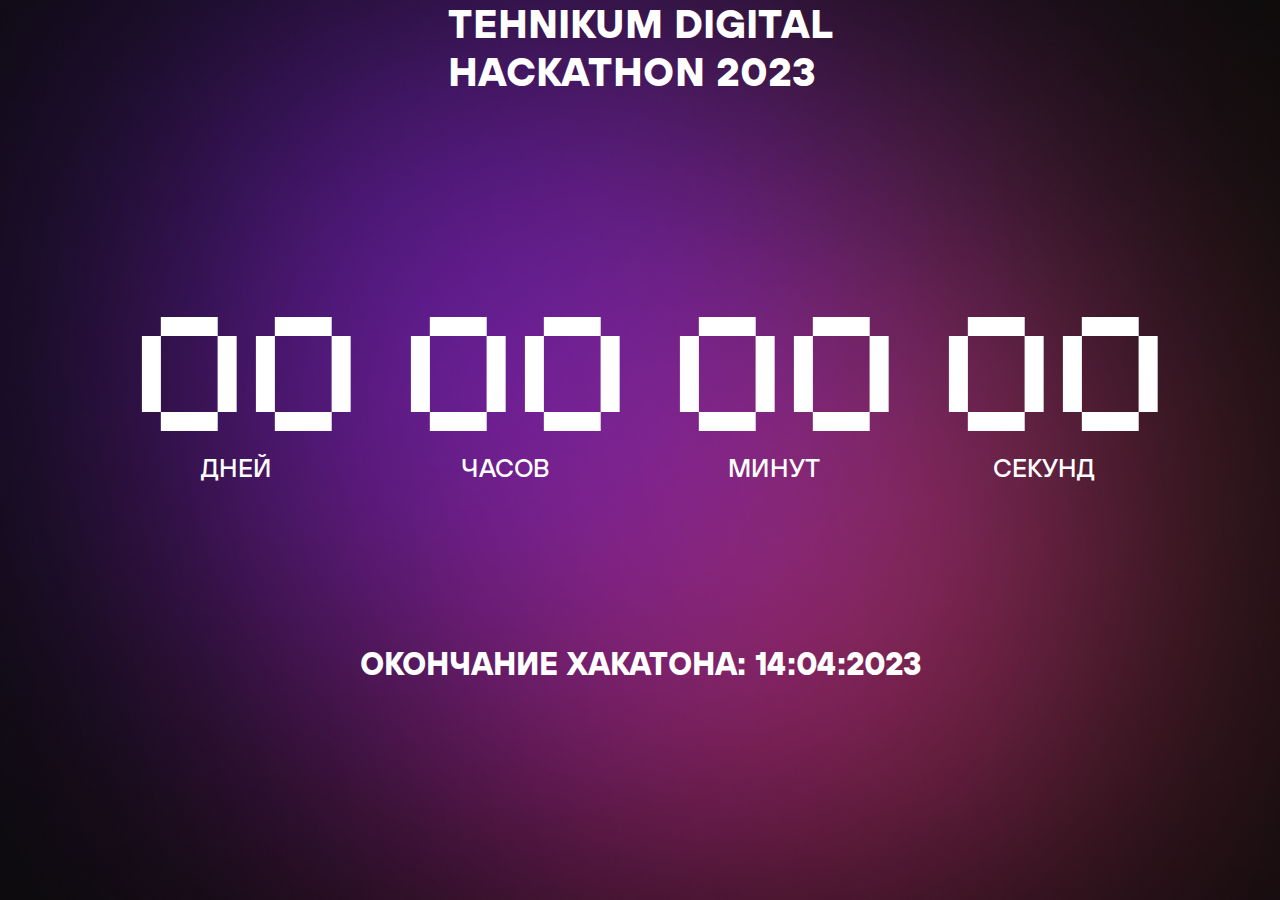
<file: Time/home/templates/index.html>
<!DOCTYPE html>
<html lang="ru">
<head>
    <meta charset="UTF-8">
    <title>TEHNIKUM-HACKATHON</title>
    <meta http-equiv="X-UA-Compatible" content="IE=edge">
    <meta name="viewport" content="width=device-width, initial-scale=1.0">
    <link rel="stylesheet" href="../static/fonts/fonts (2).css">
    <link rel="preconnect" href="https://fonts.gstatic.com" crossorigin>
    <link rel="stylesheet" href="https://fonts.googleapis.com/css2?family=Montserrat:ital@1&display=swap">
    <link rel="stylesheet" href="../static/css/style.css">
</head>
<body>

<div class="contentBlock">

    <div class="container">

        <div class="name" ><h3>TEHNIKUM DIGITAL<br>HACKATHON 2023</h3></div>
        <ul class="timer">
            <li id="days">
                <span class="value">00</span>
                <p class="desc">Дней</p>
            </li>

            <li id="hours">
                <span class="value">00</span>
                <p class="desc">Часов</p>
            </li>

            <li id="minutes">
                <span class="value">00</span>
                <p class="desc">Минут</p>
            </li>

            <li id="seconds">
                <span class="value">00</span>
                <p class="desc">Секунд</p>
            </li>
        </ul>
        <h1>ОКОНЧАНИЕ ХАКАТОНА: 14:04:2023</h1>
    </div>
</div>







<script src="../static/js/countdown.js"></script>
</body>









<!--<div class="wrap">-->
<!--    <div class="container">-->
<!--        <h1>TEHNIKUM-HACKATHON</h1>-->
<!--        <ul class="countdown">-->
<!--            <li id="days">-->
<!--                <span class="timer">00</span>-->
<!--                <p class="name">Дней</p>-->
<!--            </li>-->
<!--            <li id="hours">-->
<!--                <span class="timer">00</span>-->
<!--                <p class="name">Часов</p>-->
<!--            </li>-->
<!--            <li id="minutes">-->
<!--                <span class="timer">00</span>-->
<!--                <p class="name">Минут</p>-->
<!--            </li>-->
<!--            <li id="seconds">-->
<!--                <span class="timer">00</span>-->
<!--                <p class="name">Секунд</p>-->
<!--            </li>-->
<!--        </ul>-->
<!--    </div>-->
<!--</div>-->
</file>
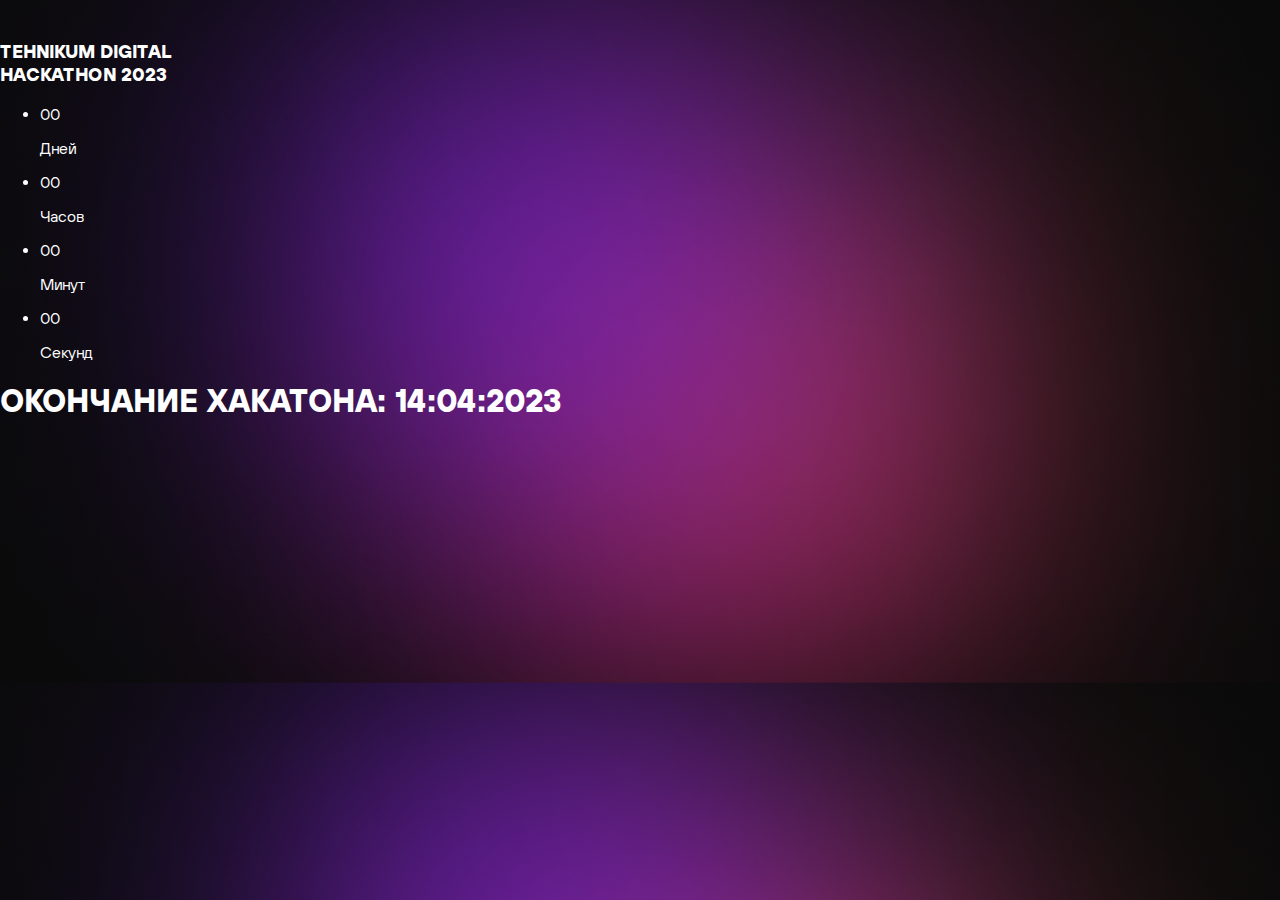
<file: Time/home/templates/new.html>
<!DOCTYPE html>
<html lang="en">
<head>
    <meta charset="UTF-8">
    <title>TEHNIKUM-HACKATHON</title>

    <meta http-equiv="X-UA-Compatible" content="IE=edge">
    <meta name="viewport" content="width=device-width, initial-scale=1.0">
    <link rel="stylesheet" href="../static/fonts/fonts (2).css">
    <link rel="preconnect" href="https://fonts.gstatic.com" crossorigin>
    <link rel="stylesheet" href="https://fonts.googleapis.com/css2?family=Montserrat:ital@1&display=swap">
    <link rel="stylesheet" href="../static/css/new.css">
</head>
<body>

<div class="container">
  <div class="head">
      <h3>TEHNIKUM DIGITAL<br>HACKATHON 2023</h3>
  </div>
  <div class="timer">
      <ul class="timer">
          <li id="days">
            <span class="value">00</span>
            <p class="desc">Дней</p>
          </li>

          <li id="hours">
            <span class="value">00</span>
            <p class="desc">Часов</p>
          </li>

          <li id="minutes">
            <span class="value">00</span>
            <p class="desc">Минут</p>
          </li>

          <li id="seconds">
            <span class="value">00</span>
            <p class="desc">Секунд</p>
          </li>
      </ul>
  </div>

  <div class="end">
      <h1>ОКОНЧАНИЕ ХАКАТОНА: 14:04:2023</h1>
  </div>

  <script src="../static/js/countdown.js"></script>
</div>

</body>
</html>
</file>
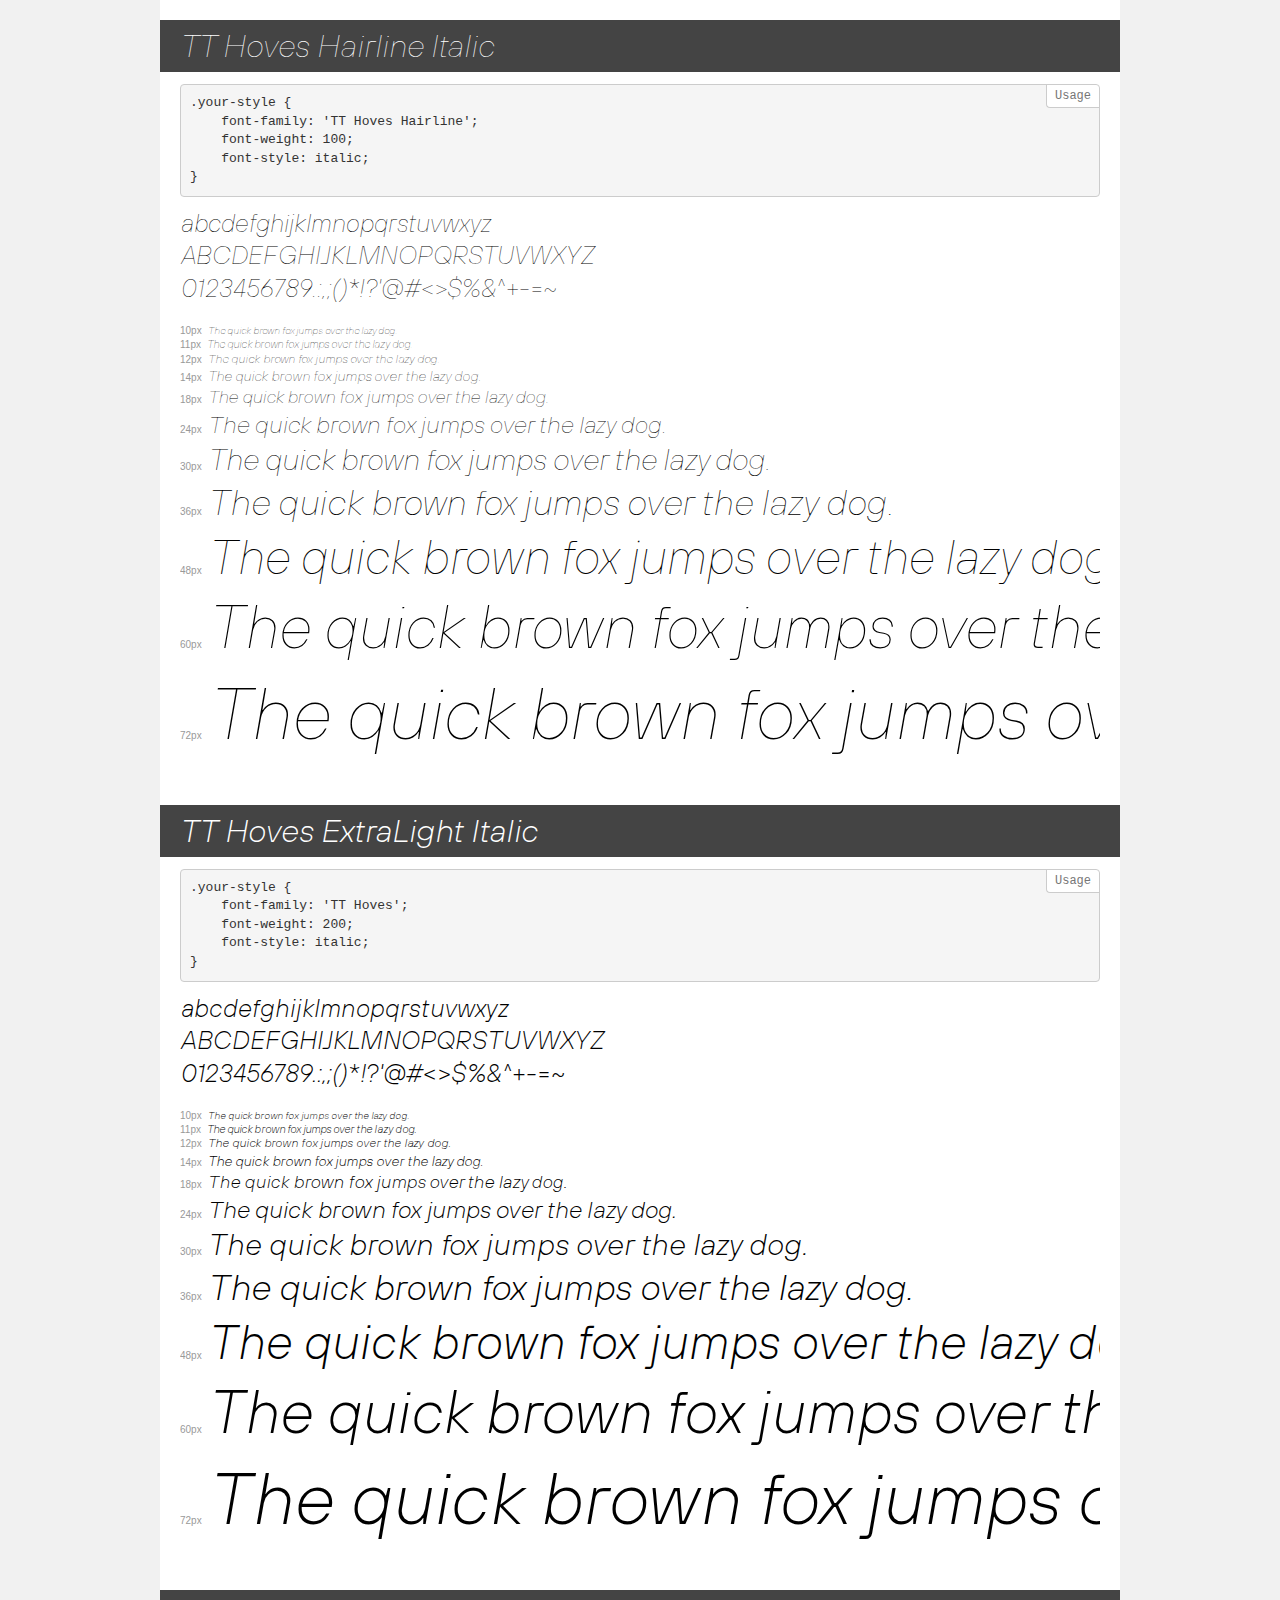
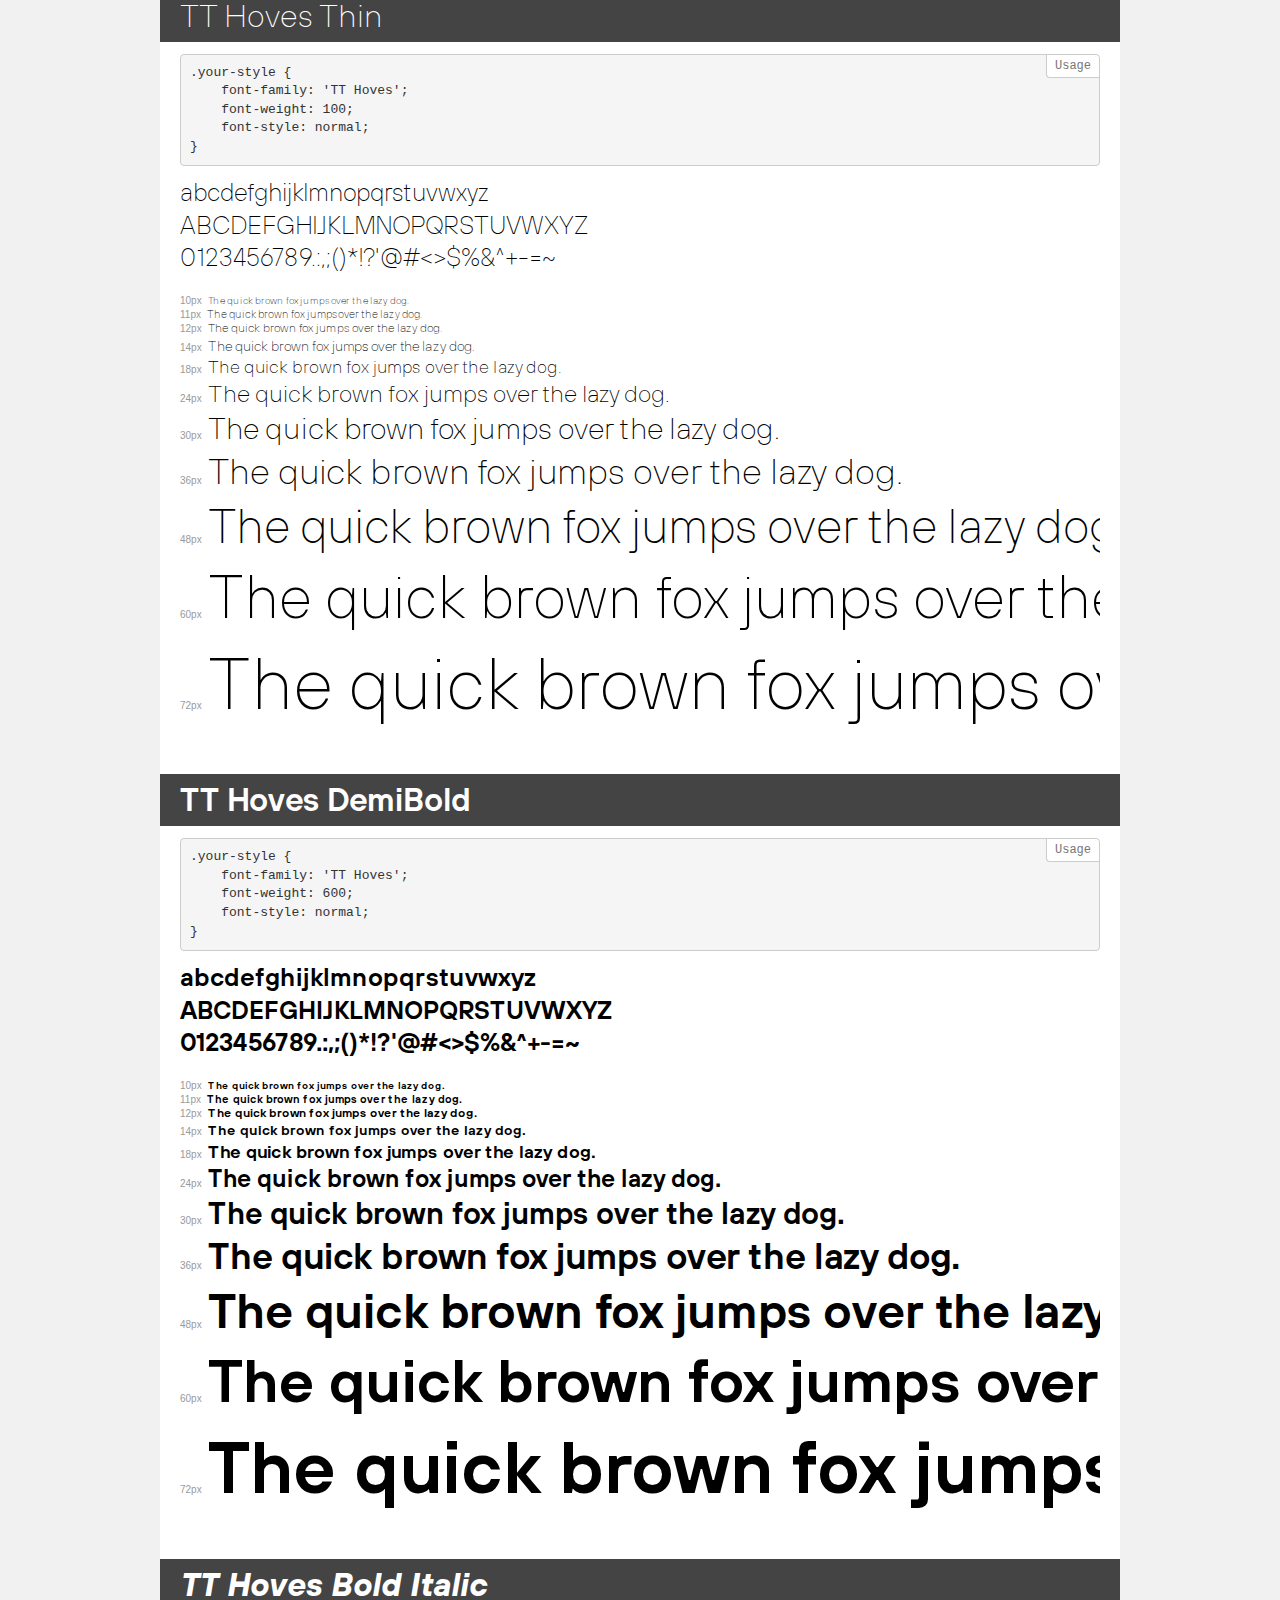
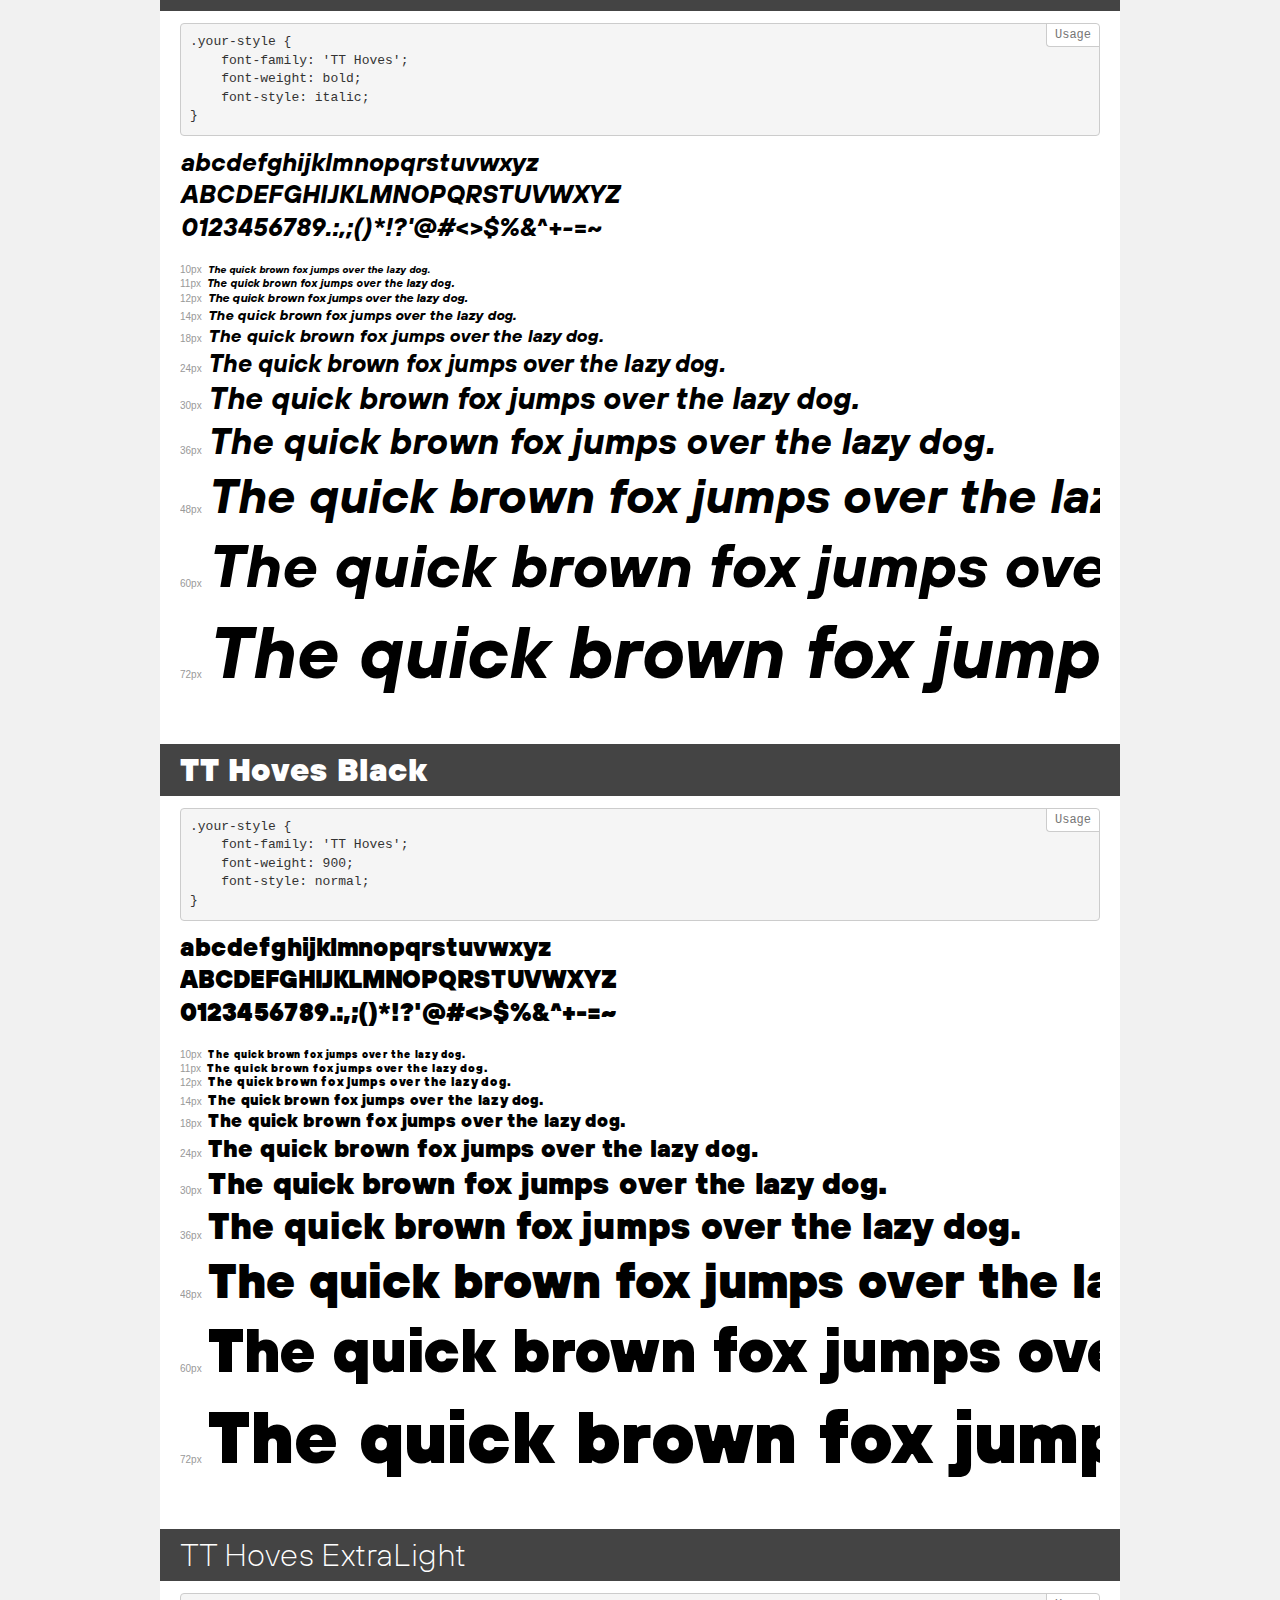
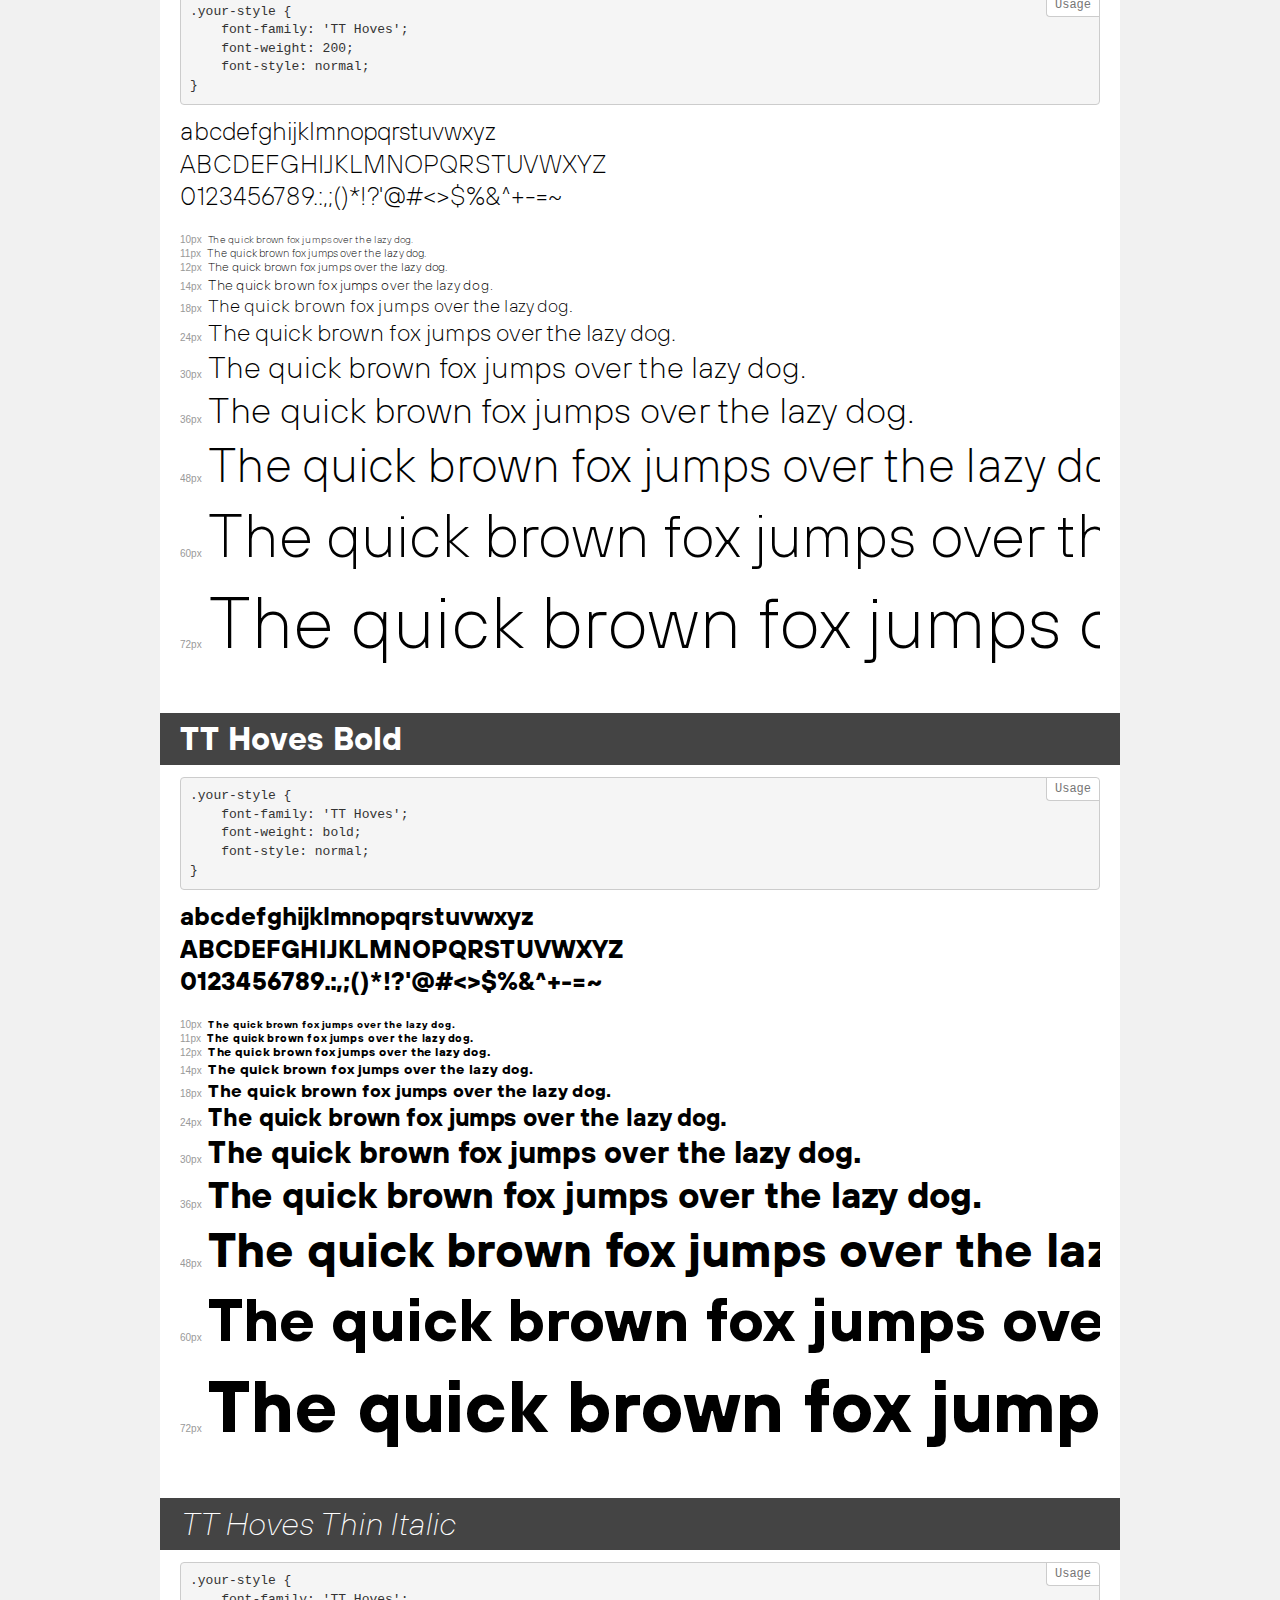
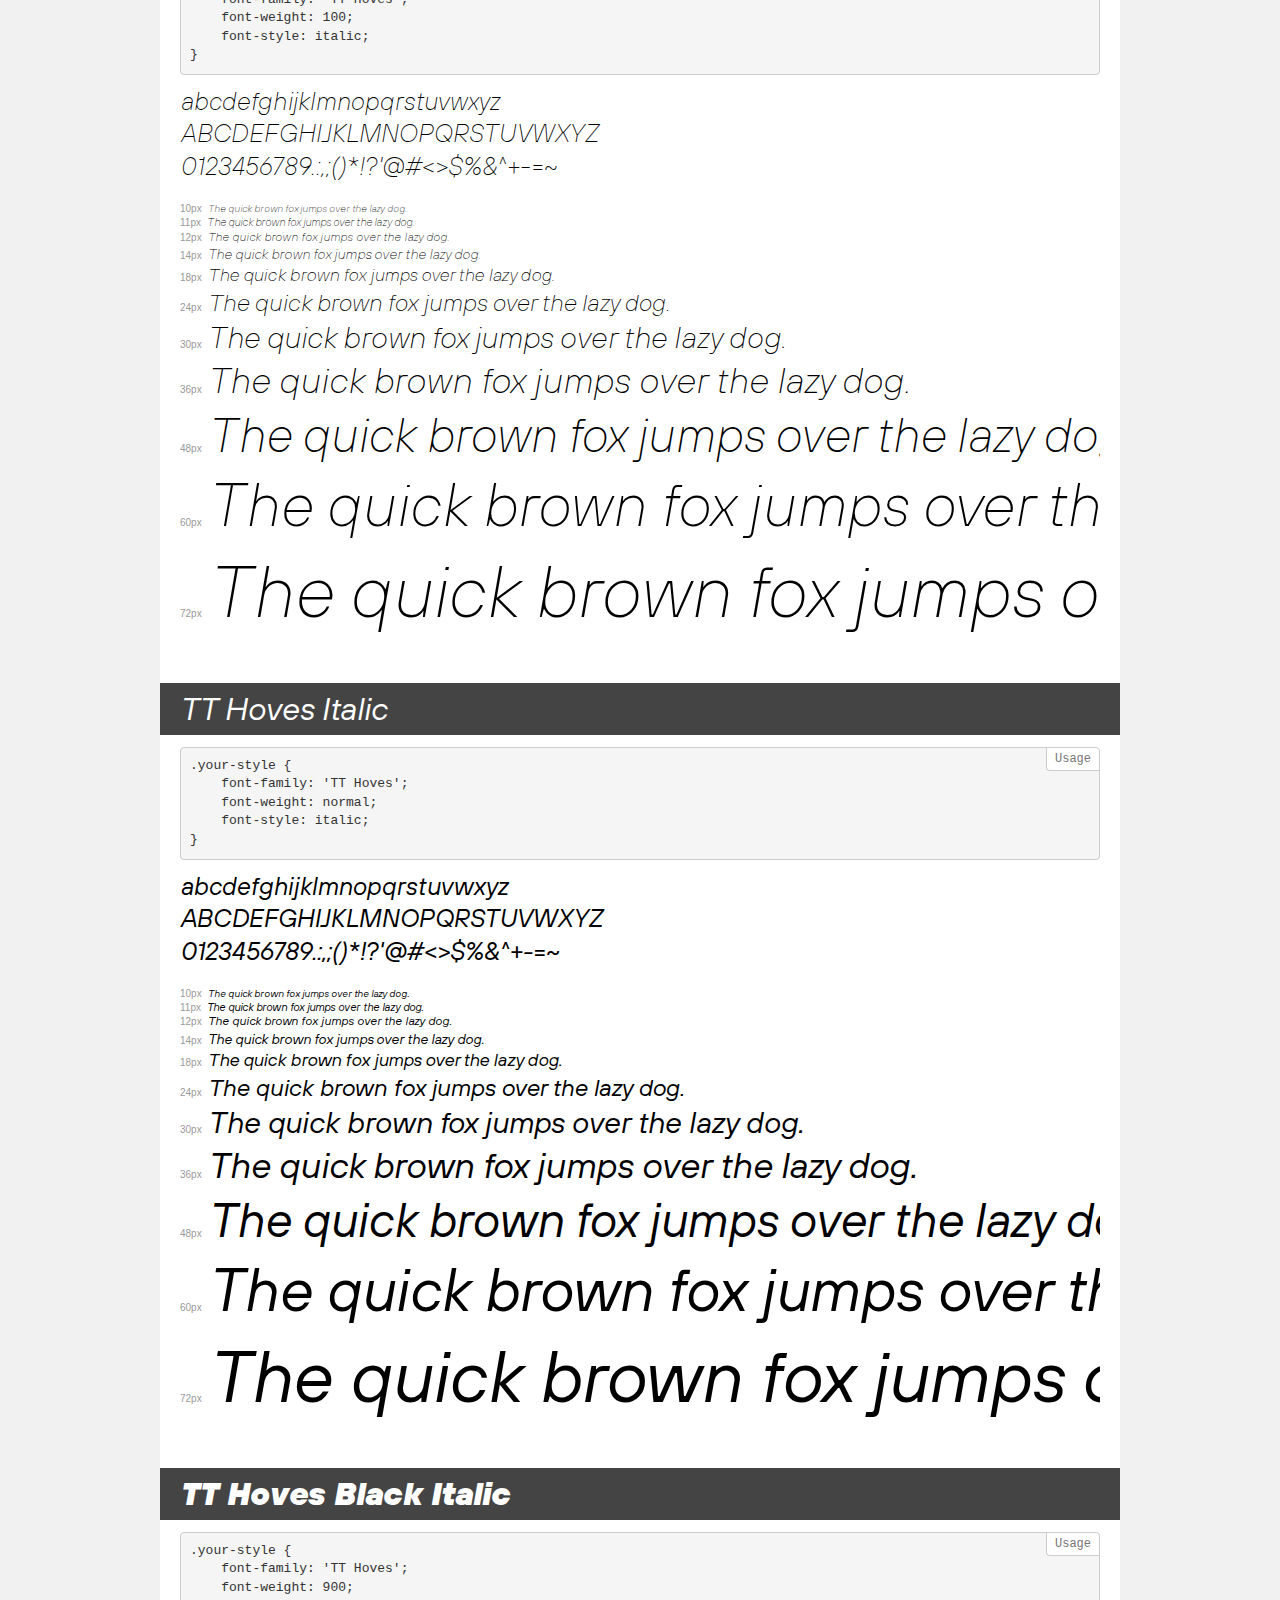
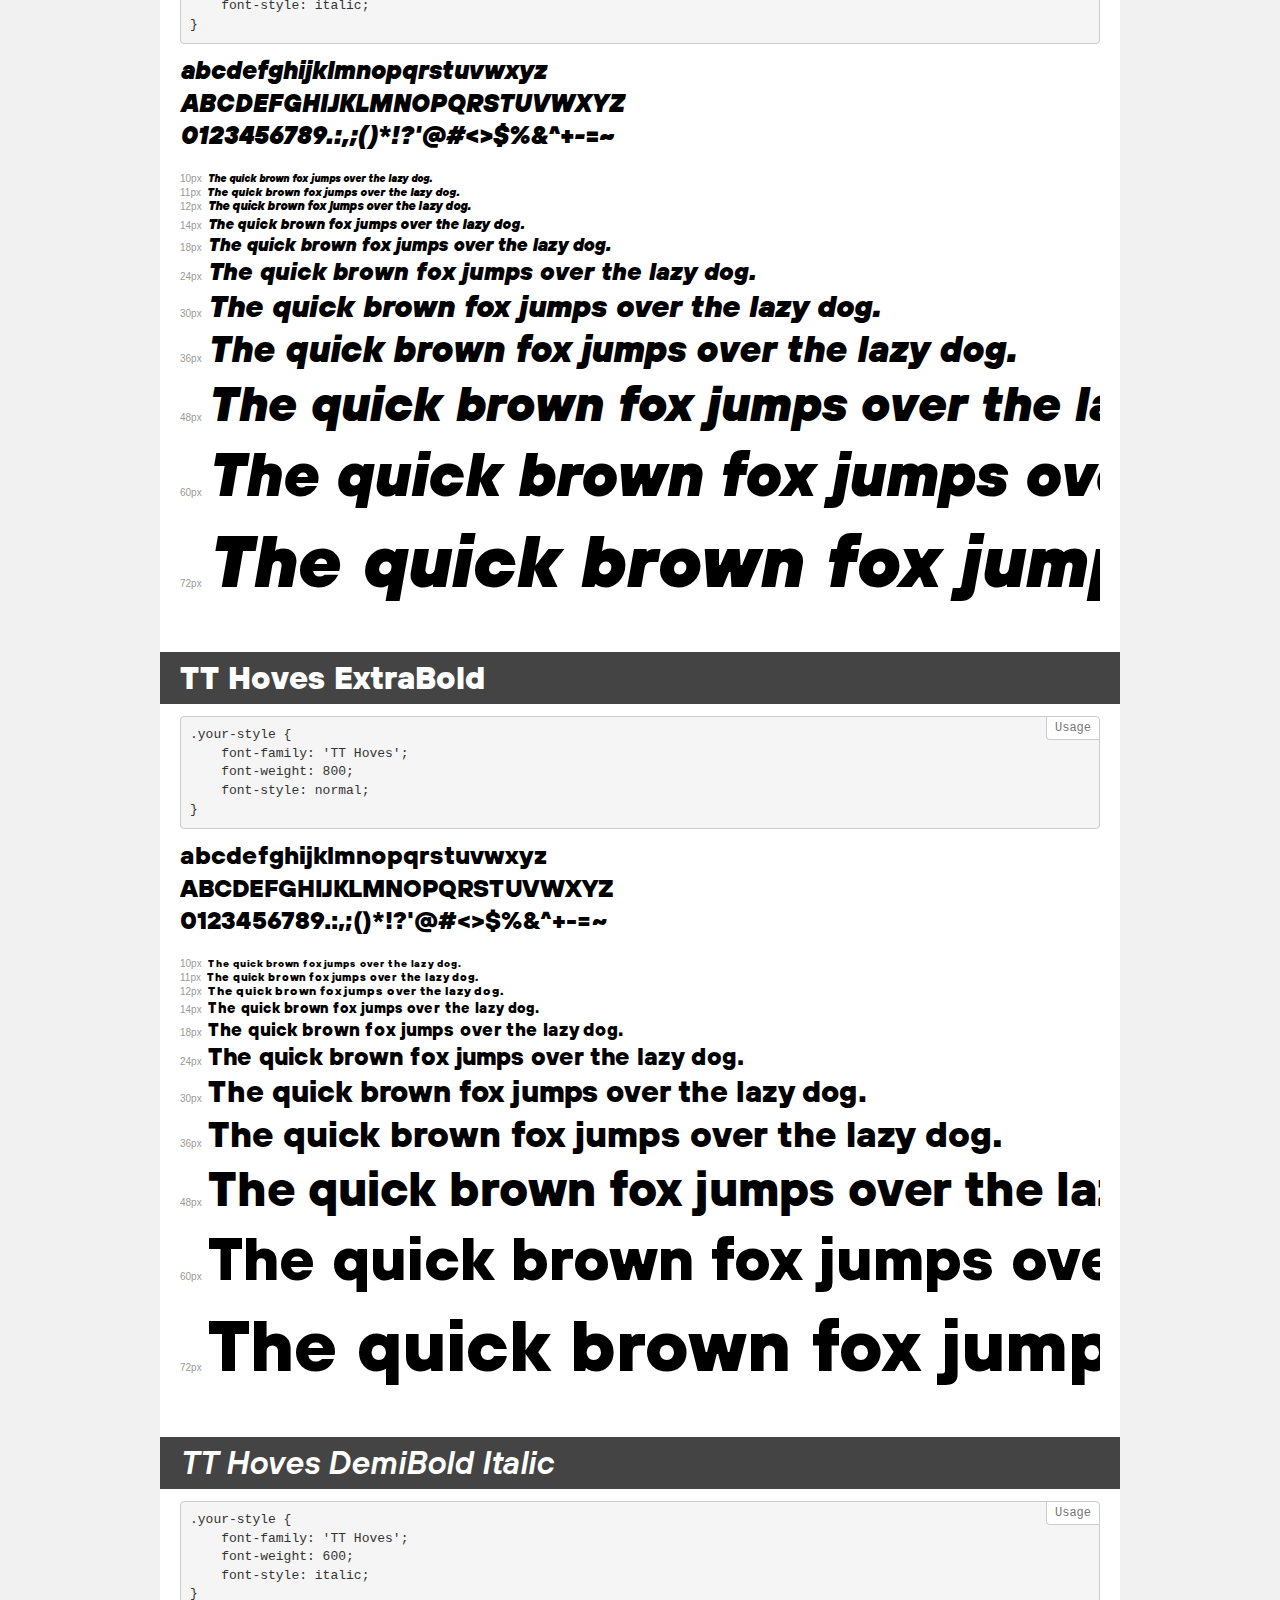
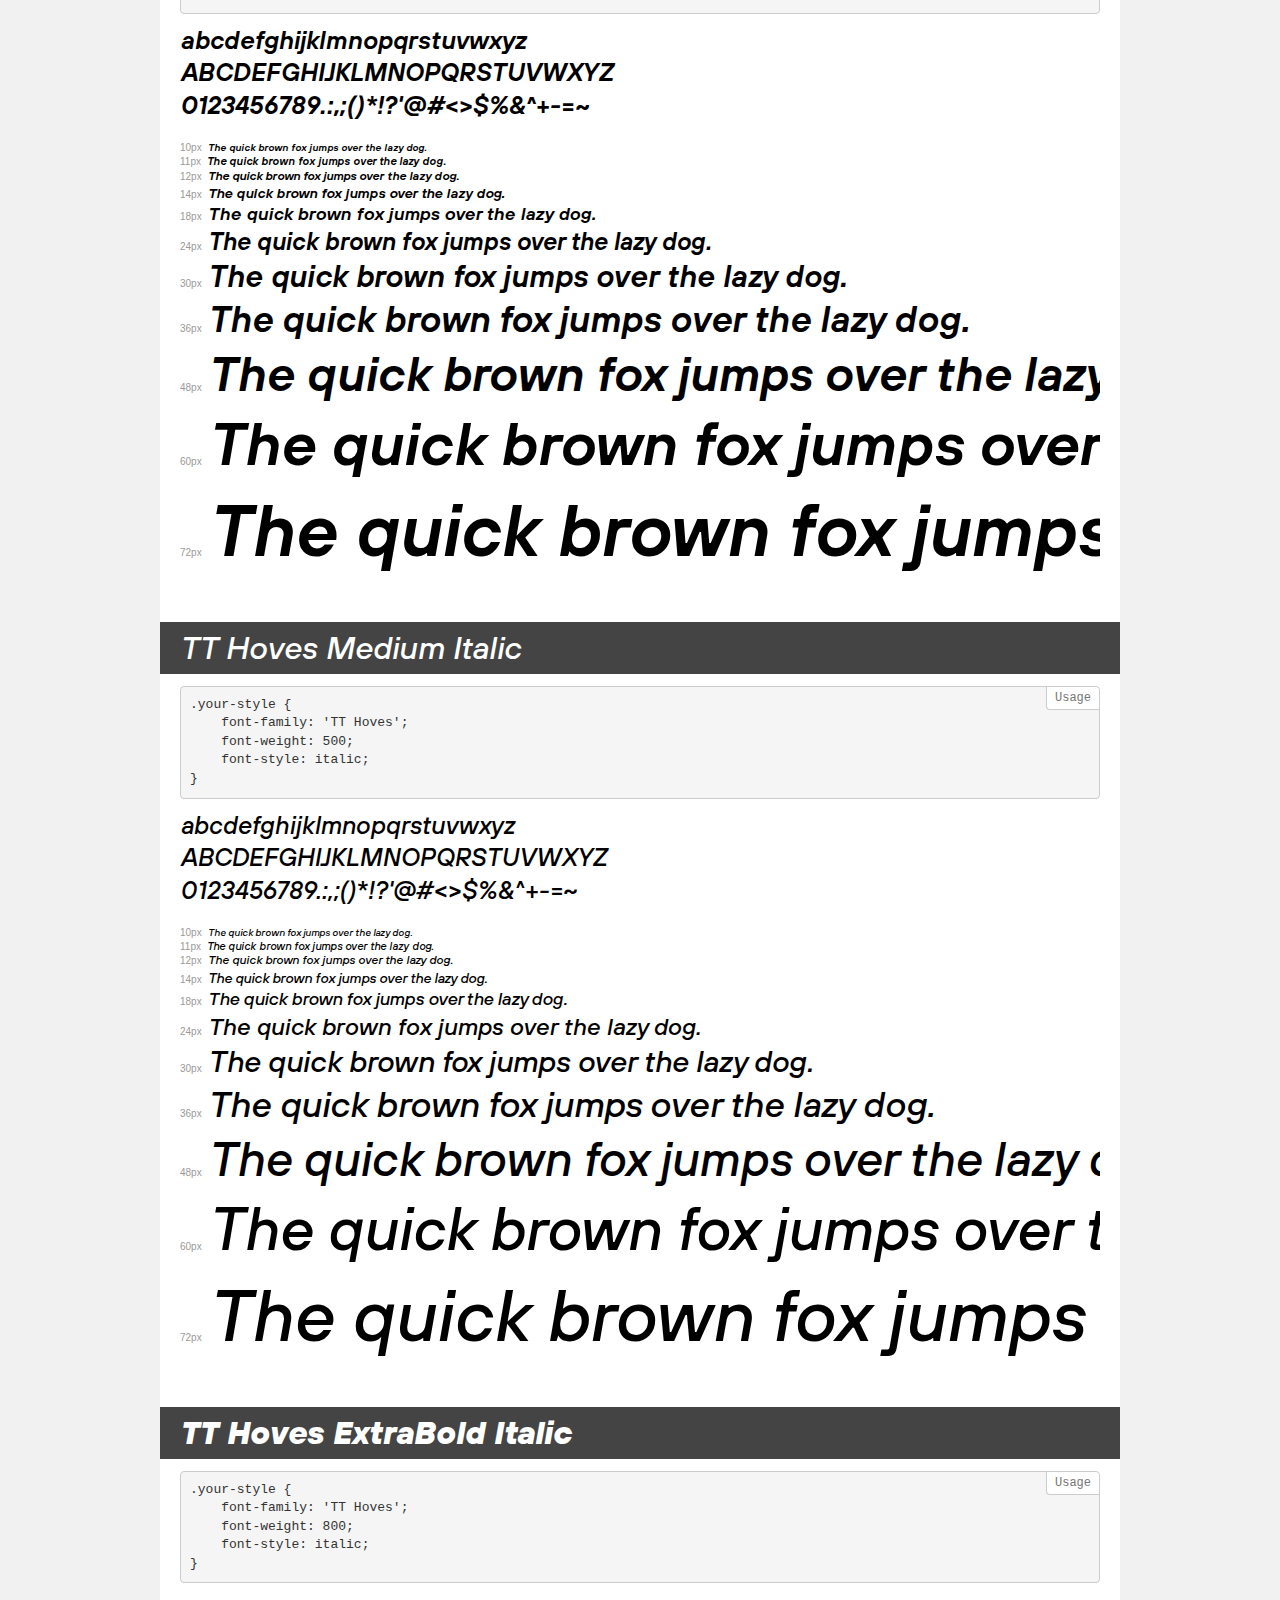
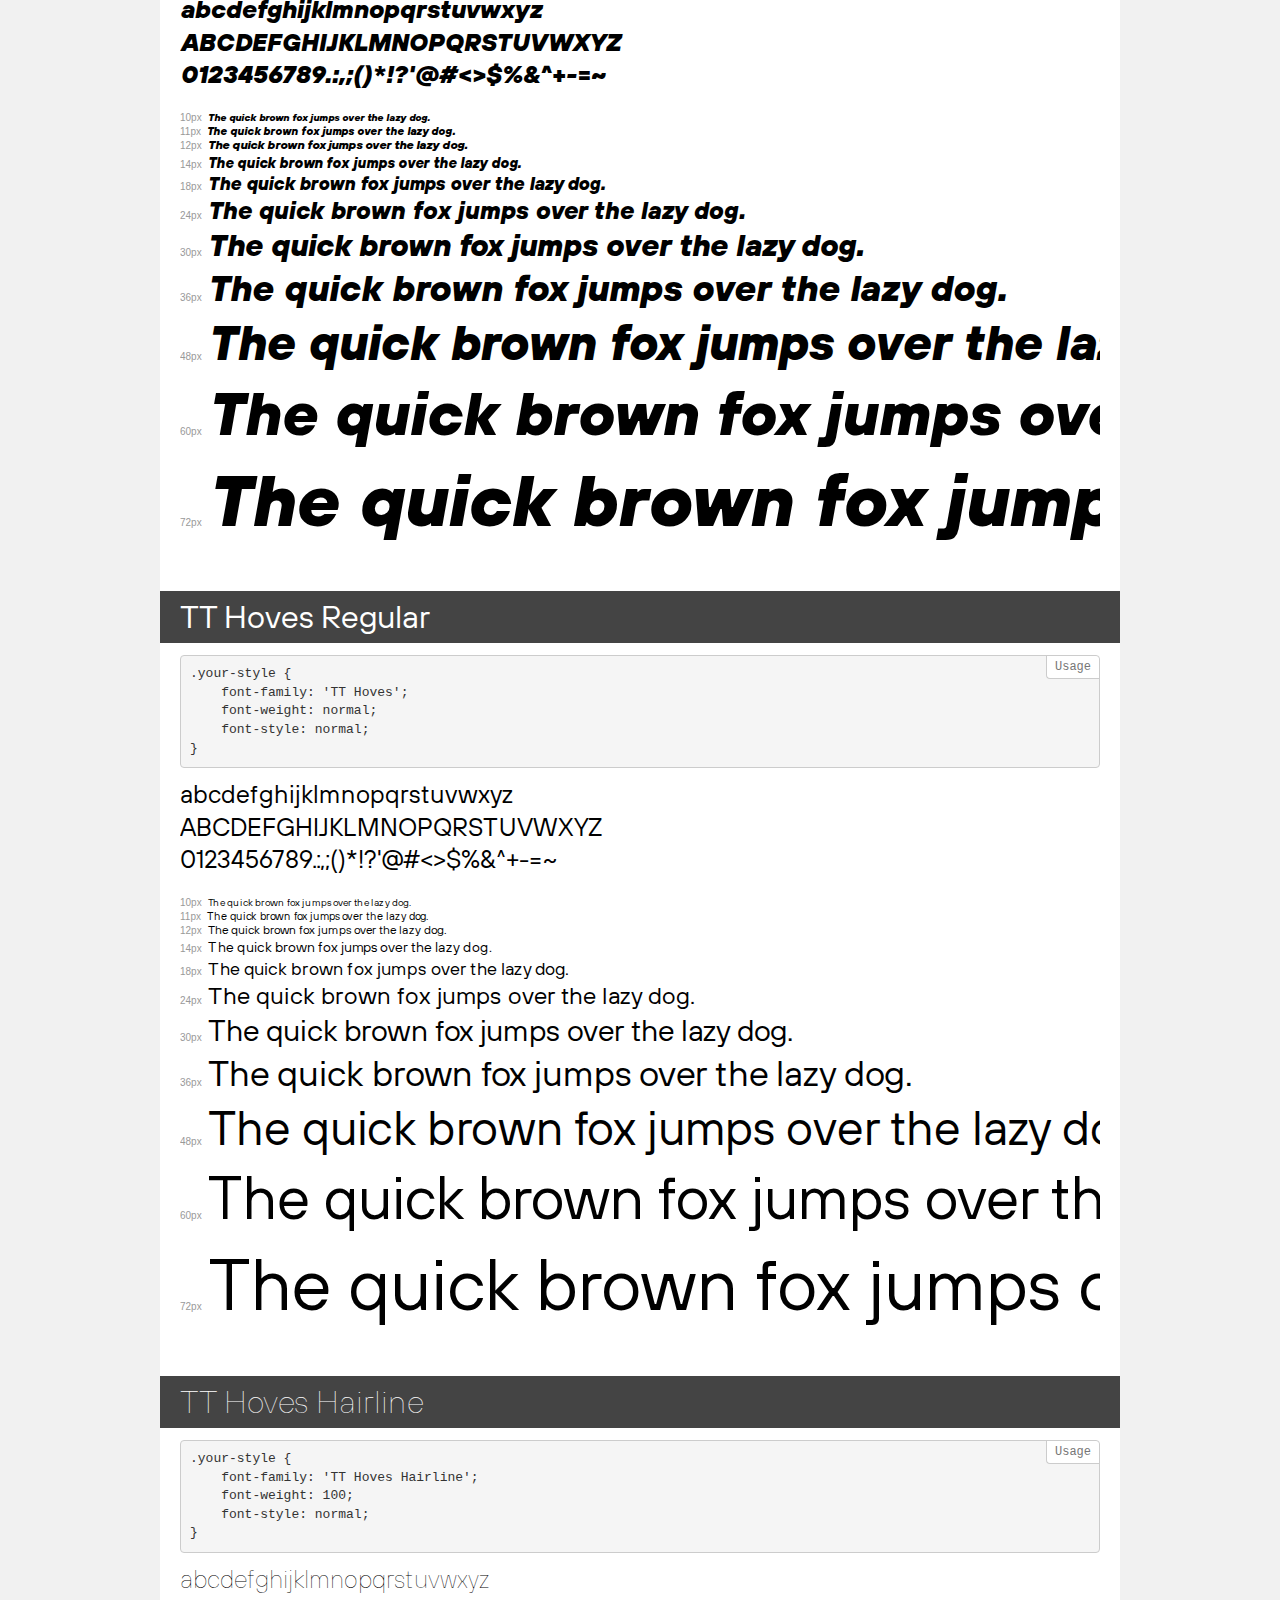
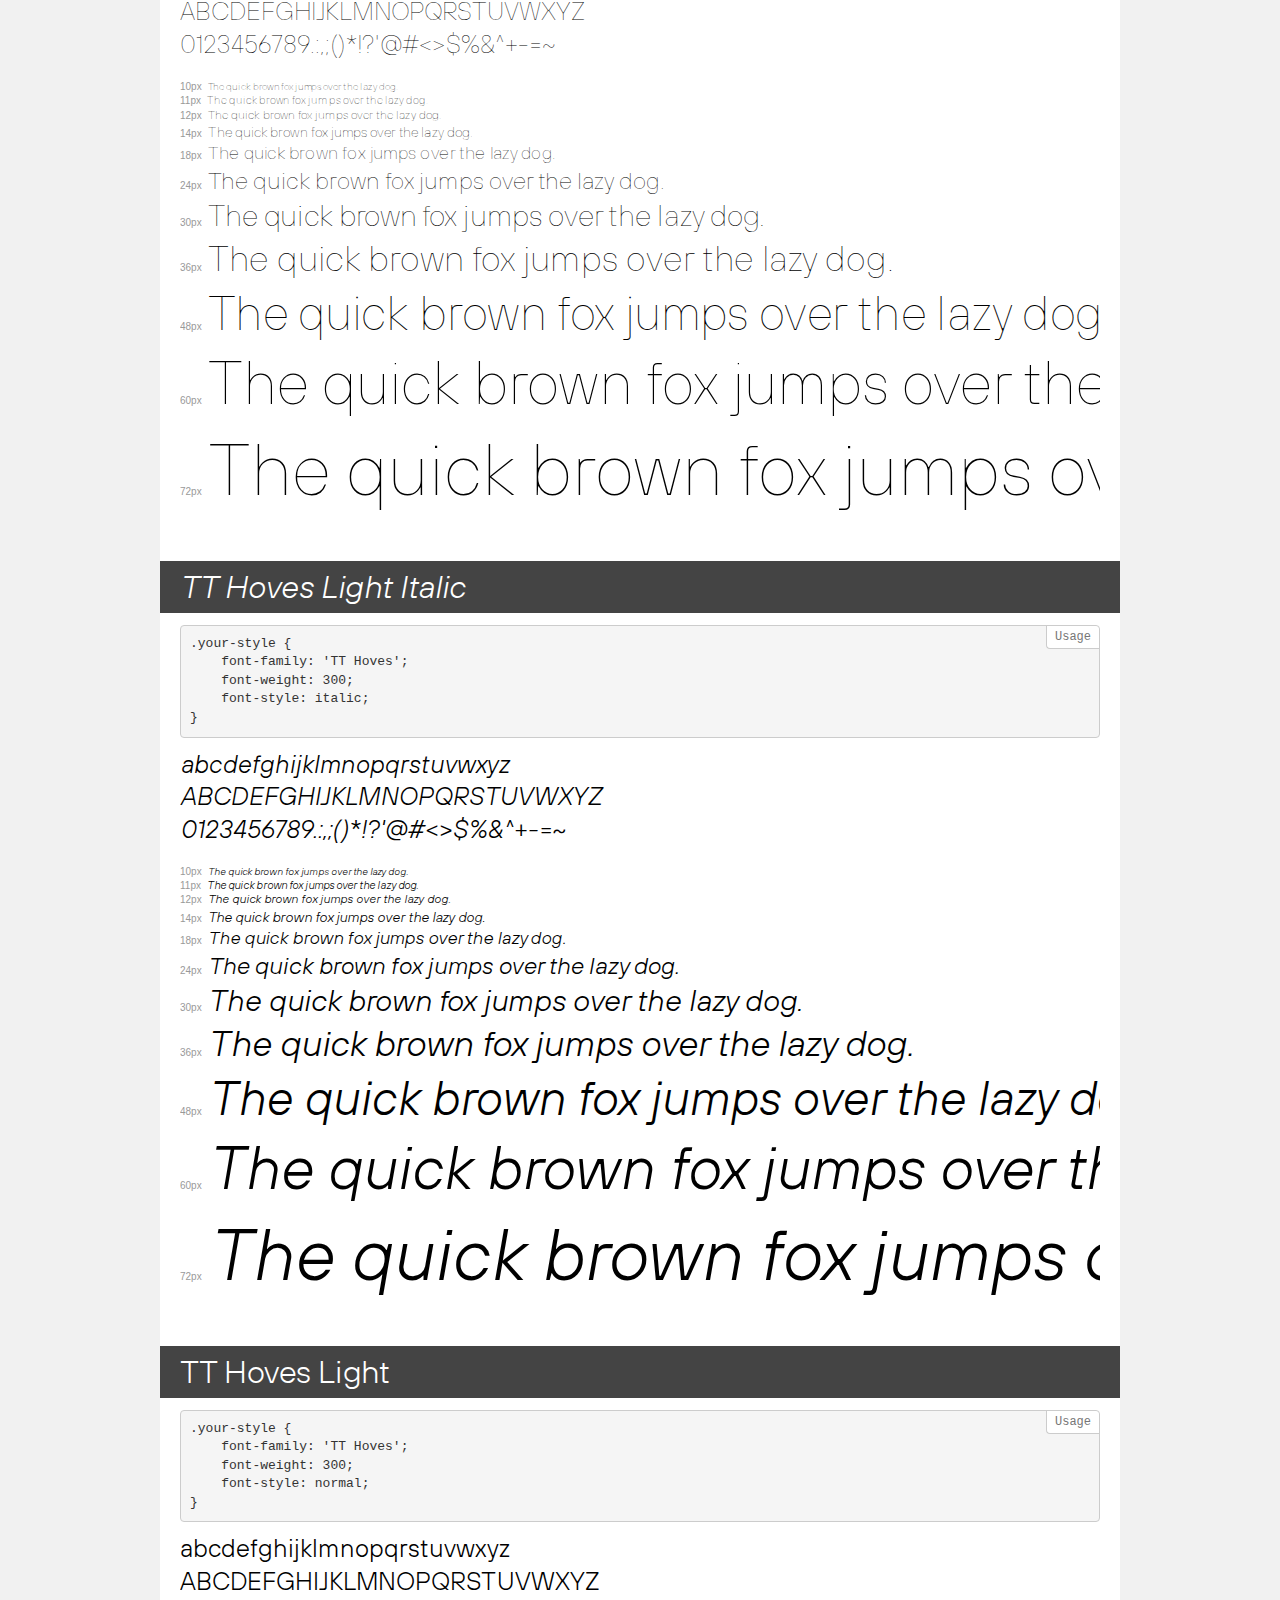
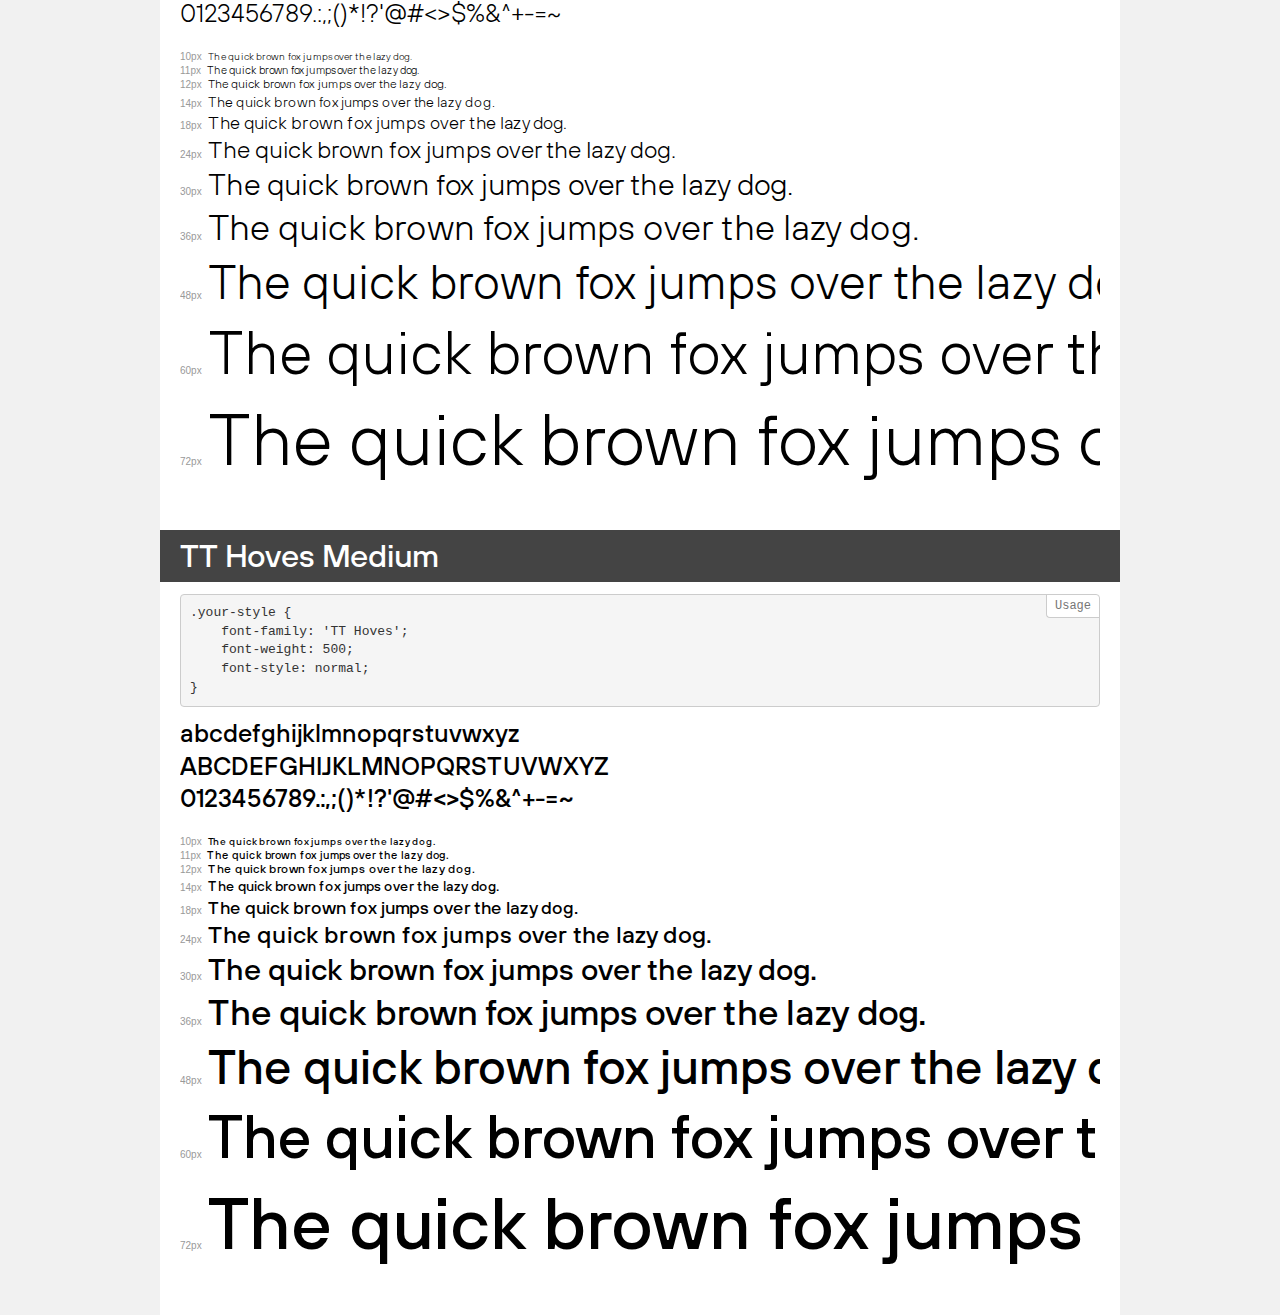
<file: Time/home/static/fonts/demo.html>
<!DOCTYPE html>
<html>
<head>
    <meta charset="utf-8">
    <meta http-equiv="X-UA-Compatible" content="IE=edge">
    <meta name="viewport" content="width=device-width, initial-scale=1">
    <meta name="robots" content="noindex, noarchive">
    <meta name="format-detection" content="telephone=no">
    <title>Transfonter demo</title>
    <link href="stylesheet.css" rel="stylesheet">
    <style>
        /*
        http://meyerweb.com/eric/tools/css/reset/
        v2.0 | 20110126
        License: none (public domain)
        */
        html, body, div, span, applet, object, iframe,
        h1, h2, h3, h4, h5, h6, p, blockquote, pre,
        a, abbr, acronym, address, big, cite, code,
        del, dfn, em, img, ins, kbd, q, s, samp,
        small, strike, strong, sub, sup, tt, var,
        b, u, i, center,
        dl, dt, dd, ol, ul, li,
        fieldset, form, label, legend,
        table, caption, tbody, tfoot, thead, tr, th, td,
        article, aside, canvas, details, embed,
        figure, figcaption, footer, header, hgroup,
        menu, nav, output, ruby, section, summary,
        time, mark, audio, video {
            margin: 0;
            padding: 0;
            border: 0;
            font-size: 100%;
            font: inherit;
            vertical-align: baseline;
        }
        /* HTML5 display-role reset for older browsers */
        article, aside, details, figcaption, figure,
        footer, header, hgroup, menu, nav, section {
            display: block;
        }
        body {
            line-height: 1;
        }
        ol, ul {
            list-style: none;
        }
        blockquote, q {
            quotes: none;
        }
        blockquote:before, blockquote:after,
        q:before, q:after {
            content: '';
            content: none;
        }
        table {
            border-collapse: collapse;
            border-spacing: 0;
        }
        /* common styles */
        body {
            background: #f1f1f1;
            color: #000;
        }
        .page {
            background: #fff;
            width: 920px;
            margin: 0 auto;
            padding: 20px 20px 0 20px;
            overflow: hidden;
        }
        .font-container {
            overflow-x: auto;
            overflow-y: hidden;
            margin-bottom: 40px;
            line-height: 1.3;
            white-space: nowrap;
            padding-bottom: 5px;
        }
        h1 {
            position: relative;
            background: #444;
            font-size: 32px;
            color: #fff;
            padding: 10px 20px;
            margin: 0 -20px 12px -20px;
        }
        .letters {
            font-size: 25px;
            margin-bottom: 20px;
        }
        .s10:before {
            content: '10px';
        }
        .s11:before {
            content: '11px';
        }
        .s12:before {
            content: '12px';
        }
        .s14:before {
            content: '14px';
        }
        .s18:before {
            content: '18px';
        }
        .s24:before {
            content: '24px';
        }
        .s30:before {
            content: '30px';
        }
        .s36:before {
            content: '36px';
        }
        .s48:before {
            content: '48px';
        }
        .s60:before {
            content: '60px';
        }
        .s72:before {
            content: '72px';
        }
        .s10:before, .s11:before, .s12:before, .s14:before,
        .s18:before, .s24:before, .s30:before, .s36:before,
        .s48:before, .s60:before, .s72:before {
            font-family: Arial, sans-serif;
            font-size: 10px;
            font-weight: normal;
            font-style: normal;
            color: #999;
            padding-right: 6px;
        }
        pre {
            display: block;
            position: relative;
            padding: 9px;
            margin: 0 0 10px;
            font-family: Monaco, Menlo, Consolas, "Courier New", monospace !important;
            font-size: 13px;
            line-height: 1.428571429;
            color: #333;
            font-weight: normal !important;
            font-style: normal !important;
            background-color: #f5f5f5;
            border: 1px solid #ccc;
            overflow-x: auto;
            border-radius: 4px;
        }
        pre:after {
            display: block;
            position: absolute;
            right: 0;
            top: 0;
            content: 'Usage';
            line-height: 1;
            padding: 5px 8px;
            font-size: 12px;
            color: #767676;
            background-color: #fff;
            border: 1px solid #ccc;
            border-right: none;
            border-top: none;
            border-radius: 0 4px 0 4px;
            z-index: 10;
        }
        /* responsive */
        @media (max-width: 959px) {
            .page {
                width: auto;
                margin: 0;
            }
        }
    </style>
</head>
<body>
<div class="page">
    <div class="demo" style="font-family: 'TT Hoves Hairline'; font-weight: 100; font-style: italic;">
        <h1>TT Hoves Hairline Italic</h1>
        <pre>.your-style {
    font-family: 'TT Hoves Hairline';
    font-weight: 100;
    font-style: italic;
}</pre>
        <div class="font-container">
            <p class="letters">
                abcdefghijklmnopqrstuvwxyz<br>
ABCDEFGHIJKLMNOPQRSTUVWXYZ<br>
                0123456789.:,;()*!?'@#<>$%&^+-=~
            </p>
            <p class="s10" style="font-size: 10px;">The quick brown fox jumps over the lazy dog.</p>
            <p class="s11" style="font-size: 11px;">The quick brown fox jumps over the lazy dog.</p>
            <p class="s12" style="font-size: 12px;">The quick brown fox jumps over the lazy dog.</p>
            <p class="s14" style="font-size: 14px;">The quick brown fox jumps over the lazy dog.</p>
            <p class="s18" style="font-size: 18px;">The quick brown fox jumps over the lazy dog.</p>
            <p class="s24" style="font-size: 24px;">The quick brown fox jumps over the lazy dog.</p>
            <p class="s30" style="font-size: 30px;">The quick brown fox jumps over the lazy dog.</p>
            <p class="s36" style="font-size: 36px;">The quick brown fox jumps over the lazy dog.</p>
            <p class="s48" style="font-size: 48px;">The quick brown fox jumps over the lazy dog.</p>
            <p class="s60" style="font-size: 60px;">The quick brown fox jumps over the lazy dog.</p>
            <p class="s72" style="font-size: 72px;">The quick brown fox jumps over the lazy dog.</p>
        </div>
    </div>
    <div class="demo" style="font-family: 'TT Hoves'; font-weight: 200; font-style: italic;">
        <h1>TT Hoves ExtraLight Italic</h1>
        <pre>.your-style {
    font-family: 'TT Hoves';
    font-weight: 200;
    font-style: italic;
}</pre>
        <div class="font-container">
            <p class="letters">
                abcdefghijklmnopqrstuvwxyz<br>
ABCDEFGHIJKLMNOPQRSTUVWXYZ<br>
                0123456789.:,;()*!?'@#<>$%&^+-=~
            </p>
            <p class="s10" style="font-size: 10px;">The quick brown fox jumps over the lazy dog.</p>
            <p class="s11" style="font-size: 11px;">The quick brown fox jumps over the lazy dog.</p>
            <p class="s12" style="font-size: 12px;">The quick brown fox jumps over the lazy dog.</p>
            <p class="s14" style="font-size: 14px;">The quick brown fox jumps over the lazy dog.</p>
            <p class="s18" style="font-size: 18px;">The quick brown fox jumps over the lazy dog.</p>
            <p class="s24" style="font-size: 24px;">The quick brown fox jumps over the lazy dog.</p>
            <p class="s30" style="font-size: 30px;">The quick brown fox jumps over the lazy dog.</p>
            <p class="s36" style="font-size: 36px;">The quick brown fox jumps over the lazy dog.</p>
            <p class="s48" style="font-size: 48px;">The quick brown fox jumps over the lazy dog.</p>
            <p class="s60" style="font-size: 60px;">The quick brown fox jumps over the lazy dog.</p>
            <p class="s72" style="font-size: 72px;">The quick brown fox jumps over the lazy dog.</p>
        </div>
    </div>
    <div class="demo" style="font-family: 'TT Hoves'; font-weight: 100; font-style: normal;">
        <h1>TT Hoves Thin</h1>
        <pre>.your-style {
    font-family: 'TT Hoves';
    font-weight: 100;
    font-style: normal;
}</pre>
        <div class="font-container">
            <p class="letters">
                abcdefghijklmnopqrstuvwxyz<br>
ABCDEFGHIJKLMNOPQRSTUVWXYZ<br>
                0123456789.:,;()*!?'@#<>$%&^+-=~
            </p>
            <p class="s10" style="font-size: 10px;">The quick brown fox jumps over the lazy dog.</p>
            <p class="s11" style="font-size: 11px;">The quick brown fox jumps over the lazy dog.</p>
            <p class="s12" style="font-size: 12px;">The quick brown fox jumps over the lazy dog.</p>
            <p class="s14" style="font-size: 14px;">The quick brown fox jumps over the lazy dog.</p>
            <p class="s18" style="font-size: 18px;">The quick brown fox jumps over the lazy dog.</p>
            <p class="s24" style="font-size: 24px;">The quick brown fox jumps over the lazy dog.</p>
            <p class="s30" style="font-size: 30px;">The quick brown fox jumps over the lazy dog.</p>
            <p class="s36" style="font-size: 36px;">The quick brown fox jumps over the lazy dog.</p>
            <p class="s48" style="font-size: 48px;">The quick brown fox jumps over the lazy dog.</p>
            <p class="s60" style="font-size: 60px;">The quick brown fox jumps over the lazy dog.</p>
            <p class="s72" style="font-size: 72px;">The quick brown fox jumps over the lazy dog.</p>
        </div>
    </div>
    <div class="demo" style="font-family: 'TT Hoves'; font-weight: 600; font-style: normal;">
        <h1>TT Hoves DemiBold</h1>
        <pre>.your-style {
    font-family: 'TT Hoves';
    font-weight: 600;
    font-style: normal;
}</pre>
        <div class="font-container">
            <p class="letters">
                abcdefghijklmnopqrstuvwxyz<br>
ABCDEFGHIJKLMNOPQRSTUVWXYZ<br>
                0123456789.:,;()*!?'@#<>$%&^+-=~
            </p>
            <p class="s10" style="font-size: 10px;">The quick brown fox jumps over the lazy dog.</p>
            <p class="s11" style="font-size: 11px;">The quick brown fox jumps over the lazy dog.</p>
            <p class="s12" style="font-size: 12px;">The quick brown fox jumps over the lazy dog.</p>
            <p class="s14" style="font-size: 14px;">The quick brown fox jumps over the lazy dog.</p>
            <p class="s18" style="font-size: 18px;">The quick brown fox jumps over the lazy dog.</p>
            <p class="s24" style="font-size: 24px;">The quick brown fox jumps over the lazy dog.</p>
            <p class="s30" style="font-size: 30px;">The quick brown fox jumps over the lazy dog.</p>
            <p class="s36" style="font-size: 36px;">The quick brown fox jumps over the lazy dog.</p>
            <p class="s48" style="font-size: 48px;">The quick brown fox jumps over the lazy dog.</p>
            <p class="s60" style="font-size: 60px;">The quick brown fox jumps over the lazy dog.</p>
            <p class="s72" style="font-size: 72px;">The quick brown fox jumps over the lazy dog.</p>
        </div>
    </div>
    <div class="demo" style="font-family: 'TT Hoves'; font-weight: bold; font-style: italic;">
        <h1>TT Hoves Bold Italic</h1>
        <pre>.your-style {
    font-family: 'TT Hoves';
    font-weight: bold;
    font-style: italic;
}</pre>
        <div class="font-container">
            <p class="letters">
                abcdefghijklmnopqrstuvwxyz<br>
ABCDEFGHIJKLMNOPQRSTUVWXYZ<br>
                0123456789.:,;()*!?'@#<>$%&^+-=~
            </p>
            <p class="s10" style="font-size: 10px;">The quick brown fox jumps over the lazy dog.</p>
            <p class="s11" style="font-size: 11px;">The quick brown fox jumps over the lazy dog.</p>
            <p class="s12" style="font-size: 12px;">The quick brown fox jumps over the lazy dog.</p>
            <p class="s14" style="font-size: 14px;">The quick brown fox jumps over the lazy dog.</p>
            <p class="s18" style="font-size: 18px;">The quick brown fox jumps over the lazy dog.</p>
            <p class="s24" style="font-size: 24px;">The quick brown fox jumps over the lazy dog.</p>
            <p class="s30" style="font-size: 30px;">The quick brown fox jumps over the lazy dog.</p>
            <p class="s36" style="font-size: 36px;">The quick brown fox jumps over the lazy dog.</p>
            <p class="s48" style="font-size: 48px;">The quick brown fox jumps over the lazy dog.</p>
            <p class="s60" style="font-size: 60px;">The quick brown fox jumps over the lazy dog.</p>
            <p class="s72" style="font-size: 72px;">The quick brown fox jumps over the lazy dog.</p>
        </div>
    </div>
    <div class="demo" style="font-family: 'TT Hoves'; font-weight: 900; font-style: normal;">
        <h1>TT Hoves Black</h1>
        <pre>.your-style {
    font-family: 'TT Hoves';
    font-weight: 900;
    font-style: normal;
}</pre>
        <div class="font-container">
            <p class="letters">
                abcdefghijklmnopqrstuvwxyz<br>
ABCDEFGHIJKLMNOPQRSTUVWXYZ<br>
                0123456789.:,;()*!?'@#<>$%&^+-=~
            </p>
            <p class="s10" style="font-size: 10px;">The quick brown fox jumps over the lazy dog.</p>
            <p class="s11" style="font-size: 11px;">The quick brown fox jumps over the lazy dog.</p>
            <p class="s12" style="font-size: 12px;">The quick brown fox jumps over the lazy dog.</p>
            <p class="s14" style="font-size: 14px;">The quick brown fox jumps over the lazy dog.</p>
            <p class="s18" style="font-size: 18px;">The quick brown fox jumps over the lazy dog.</p>
            <p class="s24" style="font-size: 24px;">The quick brown fox jumps over the lazy dog.</p>
            <p class="s30" style="font-size: 30px;">The quick brown fox jumps over the lazy dog.</p>
            <p class="s36" style="font-size: 36px;">The quick brown fox jumps over the lazy dog.</p>
            <p class="s48" style="font-size: 48px;">The quick brown fox jumps over the lazy dog.</p>
            <p class="s60" style="font-size: 60px;">The quick brown fox jumps over the lazy dog.</p>
            <p class="s72" style="font-size: 72px;">The quick brown fox jumps over the lazy dog.</p>
        </div>
    </div>
    <div class="demo" style="font-family: 'TT Hoves'; font-weight: 200; font-style: normal;">
        <h1>TT Hoves ExtraLight</h1>
        <pre>.your-style {
    font-family: 'TT Hoves';
    font-weight: 200;
    font-style: normal;
}</pre>
        <div class="font-container">
            <p class="letters">
                abcdefghijklmnopqrstuvwxyz<br>
ABCDEFGHIJKLMNOPQRSTUVWXYZ<br>
                0123456789.:,;()*!?'@#<>$%&^+-=~
            </p>
            <p class="s10" style="font-size: 10px;">The quick brown fox jumps over the lazy dog.</p>
            <p class="s11" style="font-size: 11px;">The quick brown fox jumps over the lazy dog.</p>
            <p class="s12" style="font-size: 12px;">The quick brown fox jumps over the lazy dog.</p>
            <p class="s14" style="font-size: 14px;">The quick brown fox jumps over the lazy dog.</p>
            <p class="s18" style="font-size: 18px;">The quick brown fox jumps over the lazy dog.</p>
            <p class="s24" style="font-size: 24px;">The quick brown fox jumps over the lazy dog.</p>
            <p class="s30" style="font-size: 30px;">The quick brown fox jumps over the lazy dog.</p>
            <p class="s36" style="font-size: 36px;">The quick brown fox jumps over the lazy dog.</p>
            <p class="s48" style="font-size: 48px;">The quick brown fox jumps over the lazy dog.</p>
            <p class="s60" style="font-size: 60px;">The quick brown fox jumps over the lazy dog.</p>
            <p class="s72" style="font-size: 72px;">The quick brown fox jumps over the lazy dog.</p>
        </div>
    </div>
    <div class="demo" style="font-family: 'TT Hoves'; font-weight: bold; font-style: normal;">
        <h1>TT Hoves Bold</h1>
        <pre>.your-style {
    font-family: 'TT Hoves';
    font-weight: bold;
    font-style: normal;
}</pre>
        <div class="font-container">
            <p class="letters">
                abcdefghijklmnopqrstuvwxyz<br>
ABCDEFGHIJKLMNOPQRSTUVWXYZ<br>
                0123456789.:,;()*!?'@#<>$%&^+-=~
            </p>
            <p class="s10" style="font-size: 10px;">The quick brown fox jumps over the lazy dog.</p>
            <p class="s11" style="font-size: 11px;">The quick brown fox jumps over the lazy dog.</p>
            <p class="s12" style="font-size: 12px;">The quick brown fox jumps over the lazy dog.</p>
            <p class="s14" style="font-size: 14px;">The quick brown fox jumps over the lazy dog.</p>
            <p class="s18" style="font-size: 18px;">The quick brown fox jumps over the lazy dog.</p>
            <p class="s24" style="font-size: 24px;">The quick brown fox jumps over the lazy dog.</p>
            <p class="s30" style="font-size: 30px;">The quick brown fox jumps over the lazy dog.</p>
            <p class="s36" style="font-size: 36px;">The quick brown fox jumps over the lazy dog.</p>
            <p class="s48" style="font-size: 48px;">The quick brown fox jumps over the lazy dog.</p>
            <p class="s60" style="font-size: 60px;">The quick brown fox jumps over the lazy dog.</p>
            <p class="s72" style="font-size: 72px;">The quick brown fox jumps over the lazy dog.</p>
        </div>
    </div>
    <div class="demo" style="font-family: 'TT Hoves'; font-weight: 100; font-style: italic;">
        <h1>TT Hoves Thin Italic</h1>
        <pre>.your-style {
    font-family: 'TT Hoves';
    font-weight: 100;
    font-style: italic;
}</pre>
        <div class="font-container">
            <p class="letters">
                abcdefghijklmnopqrstuvwxyz<br>
ABCDEFGHIJKLMNOPQRSTUVWXYZ<br>
                0123456789.:,;()*!?'@#<>$%&^+-=~
            </p>
            <p class="s10" style="font-size: 10px;">The quick brown fox jumps over the lazy dog.</p>
            <p class="s11" style="font-size: 11px;">The quick brown fox jumps over the lazy dog.</p>
            <p class="s12" style="font-size: 12px;">The quick brown fox jumps over the lazy dog.</p>
            <p class="s14" style="font-size: 14px;">The quick brown fox jumps over the lazy dog.</p>
            <p class="s18" style="font-size: 18px;">The quick brown fox jumps over the lazy dog.</p>
            <p class="s24" style="font-size: 24px;">The quick brown fox jumps over the lazy dog.</p>
            <p class="s30" style="font-size: 30px;">The quick brown fox jumps over the lazy dog.</p>
            <p class="s36" style="font-size: 36px;">The quick brown fox jumps over the lazy dog.</p>
            <p class="s48" style="font-size: 48px;">The quick brown fox jumps over the lazy dog.</p>
            <p class="s60" style="font-size: 60px;">The quick brown fox jumps over the lazy dog.</p>
            <p class="s72" style="font-size: 72px;">The quick brown fox jumps over the lazy dog.</p>
        </div>
    </div>
    <div class="demo" style="font-family: 'TT Hoves'; font-weight: normal; font-style: italic;">
        <h1>TT Hoves Italic</h1>
        <pre>.your-style {
    font-family: 'TT Hoves';
    font-weight: normal;
    font-style: italic;
}</pre>
        <div class="font-container">
            <p class="letters">
                abcdefghijklmnopqrstuvwxyz<br>
ABCDEFGHIJKLMNOPQRSTUVWXYZ<br>
                0123456789.:,;()*!?'@#<>$%&^+-=~
            </p>
            <p class="s10" style="font-size: 10px;">The quick brown fox jumps over the lazy dog.</p>
            <p class="s11" style="font-size: 11px;">The quick brown fox jumps over the lazy dog.</p>
            <p class="s12" style="font-size: 12px;">The quick brown fox jumps over the lazy dog.</p>
            <p class="s14" style="font-size: 14px;">The quick brown fox jumps over the lazy dog.</p>
            <p class="s18" style="font-size: 18px;">The quick brown fox jumps over the lazy dog.</p>
            <p class="s24" style="font-size: 24px;">The quick brown fox jumps over the lazy dog.</p>
            <p class="s30" style="font-size: 30px;">The quick brown fox jumps over the lazy dog.</p>
            <p class="s36" style="font-size: 36px;">The quick brown fox jumps over the lazy dog.</p>
            <p class="s48" style="font-size: 48px;">The quick brown fox jumps over the lazy dog.</p>
            <p class="s60" style="font-size: 60px;">The quick brown fox jumps over the lazy dog.</p>
            <p class="s72" style="font-size: 72px;">The quick brown fox jumps over the lazy dog.</p>
        </div>
    </div>
    <div class="demo" style="font-family: 'TT Hoves'; font-weight: 900; font-style: italic;">
        <h1>TT Hoves Black Italic</h1>
        <pre>.your-style {
    font-family: 'TT Hoves';
    font-weight: 900;
    font-style: italic;
}</pre>
        <div class="font-container">
            <p class="letters">
                abcdefghijklmnopqrstuvwxyz<br>
ABCDEFGHIJKLMNOPQRSTUVWXYZ<br>
                0123456789.:,;()*!?'@#<>$%&^+-=~
            </p>
            <p class="s10" style="font-size: 10px;">The quick brown fox jumps over the lazy dog.</p>
            <p class="s11" style="font-size: 11px;">The quick brown fox jumps over the lazy dog.</p>
            <p class="s12" style="font-size: 12px;">The quick brown fox jumps over the lazy dog.</p>
            <p class="s14" style="font-size: 14px;">The quick brown fox jumps over the lazy dog.</p>
            <p class="s18" style="font-size: 18px;">The quick brown fox jumps over the lazy dog.</p>
            <p class="s24" style="font-size: 24px;">The quick brown fox jumps over the lazy dog.</p>
            <p class="s30" style="font-size: 30px;">The quick brown fox jumps over the lazy dog.</p>
            <p class="s36" style="font-size: 36px;">The quick brown fox jumps over the lazy dog.</p>
            <p class="s48" style="font-size: 48px;">The quick brown fox jumps over the lazy dog.</p>
            <p class="s60" style="font-size: 60px;">The quick brown fox jumps over the lazy dog.</p>
            <p class="s72" style="font-size: 72px;">The quick brown fox jumps over the lazy dog.</p>
        </div>
    </div>
    <div class="demo" style="font-family: 'TT Hoves'; font-weight: 800; font-style: normal;">
        <h1>TT Hoves ExtraBold</h1>
        <pre>.your-style {
    font-family: 'TT Hoves';
    font-weight: 800;
    font-style: normal;
}</pre>
        <div class="font-container">
            <p class="letters">
                abcdefghijklmnopqrstuvwxyz<br>
ABCDEFGHIJKLMNOPQRSTUVWXYZ<br>
                0123456789.:,;()*!?'@#<>$%&^+-=~
            </p>
            <p class="s10" style="font-size: 10px;">The quick brown fox jumps over the lazy dog.</p>
            <p class="s11" style="font-size: 11px;">The quick brown fox jumps over the lazy dog.</p>
            <p class="s12" style="font-size: 12px;">The quick brown fox jumps over the lazy dog.</p>
            <p class="s14" style="font-size: 14px;">The quick brown fox jumps over the lazy dog.</p>
            <p class="s18" style="font-size: 18px;">The quick brown fox jumps over the lazy dog.</p>
            <p class="s24" style="font-size: 24px;">The quick brown fox jumps over the lazy dog.</p>
            <p class="s30" style="font-size: 30px;">The quick brown fox jumps over the lazy dog.</p>
            <p class="s36" style="font-size: 36px;">The quick brown fox jumps over the lazy dog.</p>
            <p class="s48" style="font-size: 48px;">The quick brown fox jumps over the lazy dog.</p>
            <p class="s60" style="font-size: 60px;">The quick brown fox jumps over the lazy dog.</p>
            <p class="s72" style="font-size: 72px;">The quick brown fox jumps over the lazy dog.</p>
        </div>
    </div>
    <div class="demo" style="font-family: 'TT Hoves'; font-weight: 600; font-style: italic;">
        <h1>TT Hoves DemiBold Italic</h1>
        <pre>.your-style {
    font-family: 'TT Hoves';
    font-weight: 600;
    font-style: italic;
}</pre>
        <div class="font-container">
            <p class="letters">
                abcdefghijklmnopqrstuvwxyz<br>
ABCDEFGHIJKLMNOPQRSTUVWXYZ<br>
                0123456789.:,;()*!?'@#<>$%&^+-=~
            </p>
            <p class="s10" style="font-size: 10px;">The quick brown fox jumps over the lazy dog.</p>
            <p class="s11" style="font-size: 11px;">The quick brown fox jumps over the lazy dog.</p>
            <p class="s12" style="font-size: 12px;">The quick brown fox jumps over the lazy dog.</p>
            <p class="s14" style="font-size: 14px;">The quick brown fox jumps over the lazy dog.</p>
            <p class="s18" style="font-size: 18px;">The quick brown fox jumps over the lazy dog.</p>
            <p class="s24" style="font-size: 24px;">The quick brown fox jumps over the lazy dog.</p>
            <p class="s30" style="font-size: 30px;">The quick brown fox jumps over the lazy dog.</p>
            <p class="s36" style="font-size: 36px;">The quick brown fox jumps over the lazy dog.</p>
            <p class="s48" style="font-size: 48px;">The quick brown fox jumps over the lazy dog.</p>
            <p class="s60" style="font-size: 60px;">The quick brown fox jumps over the lazy dog.</p>
            <p class="s72" style="font-size: 72px;">The quick brown fox jumps over the lazy dog.</p>
        </div>
    </div>
    <div class="demo" style="font-family: 'TT Hoves'; font-weight: 500; font-style: italic;">
        <h1>TT Hoves Medium Italic</h1>
        <pre>.your-style {
    font-family: 'TT Hoves';
    font-weight: 500;
    font-style: italic;
}</pre>
        <div class="font-container">
            <p class="letters">
                abcdefghijklmnopqrstuvwxyz<br>
ABCDEFGHIJKLMNOPQRSTUVWXYZ<br>
                0123456789.:,;()*!?'@#<>$%&^+-=~
            </p>
            <p class="s10" style="font-size: 10px;">The quick brown fox jumps over the lazy dog.</p>
            <p class="s11" style="font-size: 11px;">The quick brown fox jumps over the lazy dog.</p>
            <p class="s12" style="font-size: 12px;">The quick brown fox jumps over the lazy dog.</p>
            <p class="s14" style="font-size: 14px;">The quick brown fox jumps over the lazy dog.</p>
            <p class="s18" style="font-size: 18px;">The quick brown fox jumps over the lazy dog.</p>
            <p class="s24" style="font-size: 24px;">The quick brown fox jumps over the lazy dog.</p>
            <p class="s30" style="font-size: 30px;">The quick brown fox jumps over the lazy dog.</p>
            <p class="s36" style="font-size: 36px;">The quick brown fox jumps over the lazy dog.</p>
            <p class="s48" style="font-size: 48px;">The quick brown fox jumps over the lazy dog.</p>
            <p class="s60" style="font-size: 60px;">The quick brown fox jumps over the lazy dog.</p>
            <p class="s72" style="font-size: 72px;">The quick brown fox jumps over the lazy dog.</p>
        </div>
    </div>
    <div class="demo" style="font-family: 'TT Hoves'; font-weight: 800; font-style: italic;">
        <h1>TT Hoves ExtraBold Italic</h1>
        <pre>.your-style {
    font-family: 'TT Hoves';
    font-weight: 800;
    font-style: italic;
}</pre>
        <div class="font-container">
            <p class="letters">
                abcdefghijklmnopqrstuvwxyz<br>
ABCDEFGHIJKLMNOPQRSTUVWXYZ<br>
                0123456789.:,;()*!?'@#<>$%&^+-=~
            </p>
            <p class="s10" style="font-size: 10px;">The quick brown fox jumps over the lazy dog.</p>
            <p class="s11" style="font-size: 11px;">The quick brown fox jumps over the lazy dog.</p>
            <p class="s12" style="font-size: 12px;">The quick brown fox jumps over the lazy dog.</p>
            <p class="s14" style="font-size: 14px;">The quick brown fox jumps over the lazy dog.</p>
            <p class="s18" style="font-size: 18px;">The quick brown fox jumps over the lazy dog.</p>
            <p class="s24" style="font-size: 24px;">The quick brown fox jumps over the lazy dog.</p>
            <p class="s30" style="font-size: 30px;">The quick brown fox jumps over the lazy dog.</p>
            <p class="s36" style="font-size: 36px;">The quick brown fox jumps over the lazy dog.</p>
            <p class="s48" style="font-size: 48px;">The quick brown fox jumps over the lazy dog.</p>
            <p class="s60" style="font-size: 60px;">The quick brown fox jumps over the lazy dog.</p>
            <p class="s72" style="font-size: 72px;">The quick brown fox jumps over the lazy dog.</p>
        </div>
    </div>
    <div class="demo" style="font-family: 'TT Hoves'; font-weight: normal; font-style: normal;">
        <h1>TT Hoves Regular</h1>
        <pre>.your-style {
    font-family: 'TT Hoves';
    font-weight: normal;
    font-style: normal;
}</pre>
        <div class="font-container">
            <p class="letters">
                abcdefghijklmnopqrstuvwxyz<br>
ABCDEFGHIJKLMNOPQRSTUVWXYZ<br>
                0123456789.:,;()*!?'@#<>$%&^+-=~
            </p>
            <p class="s10" style="font-size: 10px;">The quick brown fox jumps over the lazy dog.</p>
            <p class="s11" style="font-size: 11px;">The quick brown fox jumps over the lazy dog.</p>
            <p class="s12" style="font-size: 12px;">The quick brown fox jumps over the lazy dog.</p>
            <p class="s14" style="font-size: 14px;">The quick brown fox jumps over the lazy dog.</p>
            <p class="s18" style="font-size: 18px;">The quick brown fox jumps over the lazy dog.</p>
            <p class="s24" style="font-size: 24px;">The quick brown fox jumps over the lazy dog.</p>
            <p class="s30" style="font-size: 30px;">The quick brown fox jumps over the lazy dog.</p>
            <p class="s36" style="font-size: 36px;">The quick brown fox jumps over the lazy dog.</p>
            <p class="s48" style="font-size: 48px;">The quick brown fox jumps over the lazy dog.</p>
            <p class="s60" style="font-size: 60px;">The quick brown fox jumps over the lazy dog.</p>
            <p class="s72" style="font-size: 72px;">The quick brown fox jumps over the lazy dog.</p>
        </div>
    </div>
    <div class="demo" style="font-family: 'TT Hoves Hairline'; font-weight: 100; font-style: normal;">
        <h1>TT Hoves Hairline</h1>
        <pre>.your-style {
    font-family: 'TT Hoves Hairline';
    font-weight: 100;
    font-style: normal;
}</pre>
        <div class="font-container">
            <p class="letters">
                abcdefghijklmnopqrstuvwxyz<br>
ABCDEFGHIJKLMNOPQRSTUVWXYZ<br>
                0123456789.:,;()*!?'@#<>$%&^+-=~
            </p>
            <p class="s10" style="font-size: 10px;">The quick brown fox jumps over the lazy dog.</p>
            <p class="s11" style="font-size: 11px;">The quick brown fox jumps over the lazy dog.</p>
            <p class="s12" style="font-size: 12px;">The quick brown fox jumps over the lazy dog.</p>
            <p class="s14" style="font-size: 14px;">The quick brown fox jumps over the lazy dog.</p>
            <p class="s18" style="font-size: 18px;">The quick brown fox jumps over the lazy dog.</p>
            <p class="s24" style="font-size: 24px;">The quick brown fox jumps over the lazy dog.</p>
            <p class="s30" style="font-size: 30px;">The quick brown fox jumps over the lazy dog.</p>
            <p class="s36" style="font-size: 36px;">The quick brown fox jumps over the lazy dog.</p>
            <p class="s48" style="font-size: 48px;">The quick brown fox jumps over the lazy dog.</p>
            <p class="s60" style="font-size: 60px;">The quick brown fox jumps over the lazy dog.</p>
            <p class="s72" style="font-size: 72px;">The quick brown fox jumps over the lazy dog.</p>
        </div>
    </div>
    <div class="demo" style="font-family: 'TT Hoves'; font-weight: 300; font-style: italic;">
        <h1>TT Hoves Light Italic</h1>
        <pre>.your-style {
    font-family: 'TT Hoves';
    font-weight: 300;
    font-style: italic;
}</pre>
        <div class="font-container">
            <p class="letters">
                abcdefghijklmnopqrstuvwxyz<br>
ABCDEFGHIJKLMNOPQRSTUVWXYZ<br>
                0123456789.:,;()*!?'@#<>$%&^+-=~
            </p>
            <p class="s10" style="font-size: 10px;">The quick brown fox jumps over the lazy dog.</p>
            <p class="s11" style="font-size: 11px;">The quick brown fox jumps over the lazy dog.</p>
            <p class="s12" style="font-size: 12px;">The quick brown fox jumps over the lazy dog.</p>
            <p class="s14" style="font-size: 14px;">The quick brown fox jumps over the lazy dog.</p>
            <p class="s18" style="font-size: 18px;">The quick brown fox jumps over the lazy dog.</p>
            <p class="s24" style="font-size: 24px;">The quick brown fox jumps over the lazy dog.</p>
            <p class="s30" style="font-size: 30px;">The quick brown fox jumps over the lazy dog.</p>
            <p class="s36" style="font-size: 36px;">The quick brown fox jumps over the lazy dog.</p>
            <p class="s48" style="font-size: 48px;">The quick brown fox jumps over the lazy dog.</p>
            <p class="s60" style="font-size: 60px;">The quick brown fox jumps over the lazy dog.</p>
            <p class="s72" style="font-size: 72px;">The quick brown fox jumps over the lazy dog.</p>
        </div>
    </div>
    <div class="demo" style="font-family: 'TT Hoves'; font-weight: 300; font-style: normal;">
        <h1>TT Hoves Light</h1>
        <pre>.your-style {
    font-family: 'TT Hoves';
    font-weight: 300;
    font-style: normal;
}</pre>
        <div class="font-container">
            <p class="letters">
                abcdefghijklmnopqrstuvwxyz<br>
ABCDEFGHIJKLMNOPQRSTUVWXYZ<br>
                0123456789.:,;()*!?'@#<>$%&^+-=~
            </p>
            <p class="s10" style="font-size: 10px;">The quick brown fox jumps over the lazy dog.</p>
            <p class="s11" style="font-size: 11px;">The quick brown fox jumps over the lazy dog.</p>
            <p class="s12" style="font-size: 12px;">The quick brown fox jumps over the lazy dog.</p>
            <p class="s14" style="font-size: 14px;">The quick brown fox jumps over the lazy dog.</p>
            <p class="s18" style="font-size: 18px;">The quick brown fox jumps over the lazy dog.</p>
            <p class="s24" style="font-size: 24px;">The quick brown fox jumps over the lazy dog.</p>
            <p class="s30" style="font-size: 30px;">The quick brown fox jumps over the lazy dog.</p>
            <p class="s36" style="font-size: 36px;">The quick brown fox jumps over the lazy dog.</p>
            <p class="s48" style="font-size: 48px;">The quick brown fox jumps over the lazy dog.</p>
            <p class="s60" style="font-size: 60px;">The quick brown fox jumps over the lazy dog.</p>
            <p class="s72" style="font-size: 72px;">The quick brown fox jumps over the lazy dog.</p>
        </div>
    </div>
    <div class="demo" style="font-family: 'TT Hoves'; font-weight: 500; font-style: normal;">
        <h1>TT Hoves Medium</h1>
        <pre>.your-style {
    font-family: 'TT Hoves';
    font-weight: 500;
    font-style: normal;
}</pre>
        <div class="font-container">
            <p class="letters">
                abcdefghijklmnopqrstuvwxyz<br>
ABCDEFGHIJKLMNOPQRSTUVWXYZ<br>
                0123456789.:,;()*!?'@#<>$%&^+-=~
            </p>
            <p class="s10" style="font-size: 10px;">The quick brown fox jumps over the lazy dog.</p>
            <p class="s11" style="font-size: 11px;">The quick brown fox jumps over the lazy dog.</p>
            <p class="s12" style="font-size: 12px;">The quick brown fox jumps over the lazy dog.</p>
            <p class="s14" style="font-size: 14px;">The quick brown fox jumps over the lazy dog.</p>
            <p class="s18" style="font-size: 18px;">The quick brown fox jumps over the lazy dog.</p>
            <p class="s24" style="font-size: 24px;">The quick brown fox jumps over the lazy dog.</p>
            <p class="s30" style="font-size: 30px;">The quick brown fox jumps over the lazy dog.</p>
            <p class="s36" style="font-size: 36px;">The quick brown fox jumps over the lazy dog.</p>
            <p class="s48" style="font-size: 48px;">The quick brown fox jumps over the lazy dog.</p>
            <p class="s60" style="font-size: 60px;">The quick brown fox jumps over the lazy dog.</p>
            <p class="s72" style="font-size: 72px;">The quick brown fox jumps over the lazy dog.</p>
        </div>
    </div>
</div>
</body>
</html>
</file>
<file: Time/home/static/fonts/fonts (2).css>
@font-face {
    font-family: 'Chava';
    src: url('Chava-Regular.ttf');
}

@font-face {
    font-family: 'TT Hoves Hairline';
    src: url('TTHoves-HairlineItalic.eot');
    src: local('TT Hoves Hairline Italic'), local('TTHoves-HairlineItalic'),
        url('TTHoves-HairlineItalic.eot?#iefix') format('embedded-opentype'),
        url('TTHoves-HairlineItalic.woff2') format('woff2'),
        url('TTHoves-HairlineItalic.woff') format('woff'),
        url('TTHoves-HairlineItalic.ttf') format('truetype');
    font-weight: 100;
    font-style: italic;
}

@font-face {
    font-family: 'TT Hoves';
    src: url('TTHoves-ExtraLightItalic.eot');
    src: local('TT Hoves ExtraLight Italic'), local('TTHoves-ExtraLightItalic'),
        url('TTHoves-ExtraLightItalic.eot?#iefix') format('embedded-opentype'),
        url('TTHoves-ExtraLightItalic.woff2') format('woff2'),
        url('TTHoves-ExtraLightItalic.woff') format('woff'),
        url('TTHoves-ExtraLightItalic.ttf') format('truetype');
    font-weight: 200;
    font-style: italic;
}

@font-face {
    font-family: 'TT Hoves';
    src: url('TTHoves-Thin.eot');
    src: local('TT Hoves Thin'), local('TTHoves-Thin'),
        url('TTHoves-Thin.eot?#iefix') format('embedded-opentype'),
        url('TTHoves-Thin.woff2') format('woff2'),
        url('TTHoves-Thin.woff') format('woff'),
        url('TTHoves-Thin.ttf') format('truetype');
    font-weight: 100;
    font-style: normal;
}

@font-face {
    font-family: 'TT Hoves';
    src: url('TTHoves-DemiBold.eot');
    src: local('TT Hoves DemiBold'), local('TTHoves-DemiBold'),
        url('TTHoves-DemiBold.eot?#iefix') format('embedded-opentype'),
        url('TTHoves-DemiBold.woff2') format('woff2'),
        url('TTHoves-DemiBold.woff') format('woff'),
        url('TTHoves-DemiBold.ttf') format('truetype');
    font-weight: 600;
    font-style: normal;
}

@font-face {
    font-family: 'TT Hoves';
    src: url('TTHoves-BoldItalic.eot');
    src: local('TT Hoves Bold Italic'), local('TTHoves-BoldItalic'),
        url('TTHoves-BoldItalic.eot?#iefix') format('embedded-opentype'),
        url('TTHoves-BoldItalic.woff2') format('woff2'),
        url('TTHoves-BoldItalic.woff') format('woff'),
        url('TTHoves-BoldItalic.ttf') format('truetype');
    font-weight: bold;
    font-style: italic;
}

@font-face {
    font-family: 'TT Hoves';
    src: url('TTHoves-Black.eot');
    src: local('TT Hoves Black'), local('TTHoves-Black'),
        url('TTHoves-Black.eot?#iefix') format('embedded-opentype'),
        url('TTHoves-Black.woff2') format('woff2'),
        url('TTHoves-Black.woff') format('woff'),
        url('TTHoves-Black.ttf') format('truetype');
    font-weight: 900;
    font-style: normal;
}

@font-face {
    font-family: 'TT Hoves';
    src: url('TTHoves-ExtraLight.eot');
    src: local('TT Hoves ExtraLight'), local('TTHoves-ExtraLight'),
        url('TTHoves-ExtraLight.eot?#iefix') format('embedded-opentype'),
        url('TTHoves-ExtraLight.woff2') format('woff2'),
        url('TTHoves-ExtraLight.woff') format('woff'),
        url('TTHoves-ExtraLight.ttf') format('truetype');
    font-weight: 200;
    font-style: normal;
}

@font-face {
    font-family: 'TT Hoves';
    src: url('TTHoves-Bold.eot');
    src: local('TT Hoves Bold'), local('TTHoves-Bold'),
        url('TTHoves-Bold.eot?#iefix') format('embedded-opentype'),
        url('TTHoves-Bold.woff2') format('woff2'),
        url('TTHoves-Bold.woff') format('woff'),
        url('TTHoves-Bold.ttf') format('truetype');
    font-weight: bold;
    font-style: normal;
}

@font-face {
    font-family: 'TT Hoves';
    src: url('TTHoves-ThinItalic.eot');
    src: local('TT Hoves Thin Italic'), local('TTHoves-ThinItalic'),
        url('TTHoves-ThinItalic.eot?#iefix') format('embedded-opentype'),
        url('TTHoves-ThinItalic.woff2') format('woff2'),
        url('TTHoves-ThinItalic.woff') format('woff'),
        url('TTHoves-ThinItalic.ttf') format('truetype');
    font-weight: 100;
    font-style: italic;
}

@font-face {
    font-family: 'TT Hoves';
    src: url('TTHoves-Italic.eot');
    src: local('TT Hoves Italic'), local('TTHoves-Italic'),
        url('TTHoves-Italic.eot?#iefix') format('embedded-opentype'),
        url('TTHoves-Italic.woff2') format('woff2'),
        url('TTHoves-Italic.woff') format('woff'),
        url('TTHoves-Italic.ttf') format('truetype');
    font-weight: normal;
    font-style: italic;
}

@font-face {
    font-family: 'TT Hoves';
    src: url('TTHoves-BlackItalic.eot');
    src: local('TT Hoves Black Italic'), local('TTHoves-BlackItalic'),
        url('TTHoves-BlackItalic.eot?#iefix') format('embedded-opentype'),
        url('TTHoves-BlackItalic.woff2') format('woff2'),
        url('TTHoves-BlackItalic.woff') format('woff'),
        url('TTHoves-BlackItalic.ttf') format('truetype');
    font-weight: 900;
    font-style: italic;
}

@font-face {
    font-family: 'TT Hoves';
    src: url('TTHoves-ExtraBold.eot');
    src: local('TT Hoves ExtraBold'), local('TTHoves-ExtraBold'),
        url('TTHoves-ExtraBold.eot?#iefix') format('embedded-opentype'),
        url('TTHoves-ExtraBold.woff2') format('woff2'),
        url('TTHoves-ExtraBold.woff') format('woff'),
        url('TTHoves-ExtraBold.ttf') format('truetype');
    font-weight: 800;
    font-style: normal;
}

@font-face {
    font-family: 'TT Hoves';
    src: url('TTHoves-DemiBoldItalic.eot');
    src: local('TT Hoves DemiBold Italic'), local('TTHoves-DemiBoldItalic'),
        url('TTHoves-DemiBoldItalic.eot?#iefix') format('embedded-opentype'),
        url('TTHoves-DemiBoldItalic.woff2') format('woff2'),
        url('TTHoves-DemiBoldItalic.woff') format('woff'),
        url('TTHoves-DemiBoldItalic.ttf') format('truetype');
    font-weight: 600;
    font-style: italic;
}

@font-face {
    font-family: 'TT Hoves';
    src: url('TTHoves-MediumItalic.eot');
    src: local('TT Hoves Medium Italic'), local('TTHoves-MediumItalic'),
        url('TTHoves-MediumItalic.eot?#iefix') format('embedded-opentype'),
        url('TTHoves-MediumItalic.woff2') format('woff2'),
        url('TTHoves-MediumItalic.woff') format('woff'),
        url('TTHoves-MediumItalic.ttf') format('truetype');
    font-weight: 500;
    font-style: italic;
}

@font-face {
    font-family: 'TT Hoves';
    src: url('TTHoves-ExtraBoldItalic.eot');
    src: local('TT Hoves ExtraBold Italic'), local('TTHoves-ExtraBoldItalic'),
        url('TTHoves-ExtraBoldItalic.eot?#iefix') format('embedded-opentype'),
        url('TTHoves-ExtraBoldItalic.woff2') format('woff2'),
        url('TTHoves-ExtraBoldItalic.woff') format('woff'),
        url('TTHoves-ExtraBoldItalic.ttf') format('truetype');
    font-weight: 800;
    font-style: italic;
}

@font-face {
    font-family: 'TT Hoves';
    src: url('TTHoves-Regular.eot');
    src: local('TT Hoves Regular'), local('TTHoves-Regular'),
        url('TTHoves-Regular.eot?#iefix') format('embedded-opentype'),
        url('TTHoves-Regular.woff2') format('woff2'),
        url('TTHoves-Regular.woff') format('woff'),
        url('TTHoves-Regular.ttf') format('truetype');
    font-weight: normal;
    font-style: normal;
}

@font-face {
    font-family: 'TT Hoves Hairline';
    src: url('TTHoves-Hairline.eot');
    src: local('TT Hoves Hairline'), local('TTHoves-Hairline'),
        url('TTHoves-Hairline.eot?#iefix') format('embedded-opentype'),
        url('TTHoves-Hairline.woff2') format('woff2'),
        url('TTHoves-Hairline.woff') format('woff'),
        url('TTHoves-Hairline.ttf') format('truetype');
    font-weight: 100;
    font-style: normal;
}

@font-face {
    font-family: 'TT Hoves';
    src: url('TTHoves-LightItalic.eot');
    src: local('TT Hoves Light Italic'), local('TTHoves-LightItalic'),
        url('TTHoves-LightItalic.eot?#iefix') format('embedded-opentype'),
        url('TTHoves-LightItalic.woff2') format('woff2'),
        url('TTHoves-LightItalic.woff') format('woff'),
        url('TTHoves-LightItalic.ttf') format('truetype');
    font-weight: 300;
    font-style: italic;
}

@font-face {
    font-family: 'TT Hoves';
    src: url('TTHoves-Light.eot');
    src: local('TT Hoves Light'), local('TTHoves-Light'),
        url('TTHoves-Light.eot?#iefix') format('embedded-opentype'),
        url('TTHoves-Light.woff2') format('woff2'),
        url('TTHoves-Light.woff') format('woff'),
        url('TTHoves-Light.ttf') format('truetype');
    font-weight: 300;
    font-style: normal;
}

@font-face {
    font-family: 'TT Hoves';
    src: url('TTHoves-Medium.eot');
    src: local('TT Hoves Medium'), local('TTHoves-Medium'),
        url('TTHoves-Medium.eot?#iefix') format('embedded-opentype'),
        url('TTHoves-Medium.woff2') format('woff2'),
        url('TTHoves-Medium.woff') format('woff'),
        url('TTHoves-Medium.ttf') format('truetype');
    font-weight: 500;
    font-style: normal;
}
</file>
<file: Time/home/static/css/style.css>
* {
    padding: 0;
    margin: 0;
    box-sizing: border-box;
    font-family: 'TT Hoves';
    color: #ffff;
}


body {
    width: 100%;
    height: 100vh;
    margin: 0;
    font-family: 'TT Hoves';
    color: #FFFF;
    background-image: url('../img/timer.png');
    background-size: cover;
    background-repeat: no-repeat;
    background-position: center;
}



.hello {
    max-width: 770px;
}

.courseInfo {
    font-size: 16px;
    line-height: 140%;
    margin-top: 28px;
    display: flex;
    flex-wrap: wrap;
    gap: 30px 150px;

}

.info .title {
    font-weight: 400;
    font-size: 16px;
    line-height: 140%;
}

.info .value {
    font-weight: 700;
}

h1 {
    position: absolute;
    top: 645.28px;
}

ul {
    list-style-type: none;
}

p {
    font-weight: 300;
    font-size: 18px;
    line-height: 140%;
}

.buttons {
    display: flex;
    flex-wrap: wrap;
    gap: 20px 30px;

}

.primory {
    background: #1079C4;
    color: #ffffff;
    border-radius: 12px;
    font-weight: 500;
    font-size: 18px;
    line-height: 61px;
    text-align: center;

    flex-basis: 330px;
    flex-shrink: 0;
    flex-grow: 0;
}

.secondary {
    border: 1px solid #1079C4;
    background: #ffffff;
    color: #1079C4;
    border-radius: 12px;
    font-weight: 500;
    font-size: 18px;
    line-height: 61px;
    text-align: center;

    flex-basis: 330px;
    flex-shrink: 0;
    flex-grow: 0;
}


h2 {
    font-weight: 500;
    font-size: calc(2.7vw + 20px);
    line-height: calc(2vw + 40px);
    letter-spacing: 0.01em;
    text-transform: uppercase;
    margin: 160px 0 80px;
}

.users {
    display: flex;
    flex-wrap: wrap;
    gap: 80px 60px;

}

.user {
    flex-basis: calc(15vw + 226px);
}

.user img {
    width: 226px;
}

.usertitle {
    font-weight: 600;
    font-size: 27px;
    line-height: 140%;
    text-transform: uppercase;
    margin-top: 10px;
}

.userdesc {
    font-weight: 400;
    font-size: 27px;
    line-height: 140%;
    margin-top: 20px;
}

.info {
    display: flex;
    flex-wrap: wrap;
    gap: 80px 60px;
}

.userinfo {
    flex-basis: calc(15vw + 226px);
}

.infotitle {
    font-weight: 600;
    font-size: 27px;
    line-height: 140%;
    text-transform: uppercase;
    margin-top: 10px;
}

.infodesc {
    font-weight: 400;
    font-size: 27px;
    line-height: 140%;
    margin-top: 20px;
}


.blue {
    background: #1079C4;
    margin: 80px auto;
    padding-top: 80px;
    padding-bottom: 80px;
}

.name {
    display: flex;
    align-text: center;
    justify-content: center;
    font-size: 35px;
    width: 450px;
}

.timer {
    display: flex;
    flex-direction: row;
    justify-content: center;
    align-items: center;
    padding: 0px;
    gap: 41px;
    position: absolute;
    height: 224px;
    top: 272px;
}

.timer .value {
    font-family: 'Chava';
    font-size: calc(11vw + 17px);
    line-height: 107.5%;
}

.timer .desc {
    font-weight: 500;
    font-size: calc(1.7vw + 4px);
    line-height: 32px;
    text-align: center;
    text-transform: uppercase;
}

.cta {
    width: 328px;
    margin: 0 auto;
}

.teacher {
    font-weight: 500;
    font-size: 58px;
    line-height: 68px;
    letter-spacing: 0.01em;
    text-transform: uppercase;
}

.teacherbox {
    display: flex;
    flex-wrap: wrap;
    gap: 50px 20px;

}

.teacherbox img {
    flex-basis: calc(7.2vw + 298px);
    flex-shrink: 0;
    flex-grow: 0;

}

.teacherinfo {
    flex-basis: 250px;
    flex-grow: 1;
}

.teachername {
    font-weight: 700;
    font-size: calc(1vw + 34px);
    line-height: calc(1vw + 44px);
}

.teacherabout {
    font-weight: 400;
    font-size: 27px;
    line-height: 140%;
}

.skills {
    display: flex;
    flex-wrap: wrap;
    margin-top: calc(4vw + 25px);
    gap: 40px 55px;
}

.skill {
    flex-basis: 285px;
}

.skill img {
    width: 36px;

}

.skillinfo {
    font-weight: 400;
    font-size: 21px;
    line-height: 140%;
}

.diplombox img {
    flex-basis: calc(10.2vw + 286px);
    flex-grow: 0;
    flex-shrink: 0;
}

.diplombox {
    display: flex;
    flex-wrap: wrap;
    margin-top: 170px;
    gap: 20px
}

img {
    width: 430px;
}

.dipomheader {
    font-weight: 500;
    font-size: calc(2vw + 25px);
    line-height: 68px;
    letter-spacing: 0.01em;
    text-transform: uppercase;
    flex-basis: 223px;
    flex-grow: 1;
}

.diplomdesc {
    font-weight: 400;
    font-size: calc(0.2vw + 23px);
    line-height: 140%;
    margin-top: 20px;
}

.wrpdesc {
    display: flex;
    flex-wrap: wrap;
    flex-grow: 1;
    gap: 5px;
    justify-content: center;
    font-weight: 400;
    font-size: calc(1vw + 12px);
    line-height: 140%;
}

.wrpdesc img {
    margin: 50px 0;
    flex-shrink: 1;
    flex-basis: calc(7.3vw + 486px);

}

.mainbox {
    display: flex;
    flex-wrap: wrap;
}

.studentbox img {
    width: calc(1vw + 335px);

}

.studentdesc {
    display: flex;
    font-weight: 400;
    font-size: calc(0.2vw + 15px);
    line-height: 140%;
}

.review {
    display: flex;
    gap: 30px;
    flex-wrap: wrap;
}

.box {
    display: flex;
    flex-direction: column;
    padding: 50px 20px 37px 20px;
    background: #F0F7FD;
    border-radius: 12px;
    width: 335px;
}

.box img {
    width: 38px;
}

.revinfo {
    font-weight: 400;
    font-size: 21px;
    line-height: 140%;
    width: 295px;
}

.student {
    display: flex;
    align-items: center;
    margin-top: 40px;
    width: 270px;
    gap: 12px;
}

.student img {
    border-radius: 50%;
    width: 75px;
}

.abouthead {
    display: flex;
    flex-wrap: wrap;
    gap: 90px;
}

.about {
    display: flex;
    flex-wrap: wrap;
}

.aboutinfo p {
    font-weight: 600;
    font-size: 27px;
    line-height: 140%;
    width: 400px;
}

.aboutinfo img {
    width: 110px;
}

.abouttitle {
    font-weight: 700;
    font-size: 58px;
    line-height: 68px;
    letter-spacing: 0.01em;
    margin-top: 40px;
}

.aboutvalue {
    font-weight: 400;
    font-size: 21px;
    line-height: 140%;
}


.doubt p {
    font-weight: 400;
    font-size: 27px;
    line-height: 140%;
    margin-top: 40px;
}

.doubt img {
    margin-right: 15px;
}

.progaram {
    border: 2px solid black;
    padding: calc(4vw + 25px) 50px 40px 60px;
    margin-top: 140px;
    position: relative;
}

.progaram .primory,
.primory.mobile {
    width: 328px;
    margin: 0 auto;
}

.progaram img {
    position: absolute;
    top: -2px;
    right: -2px;
    width: calc(6.3vw + 13px);
}

.progaram h2 {
    margin: 0;
    margin-bottom: 40px;
}

.lessons {
    margin-bottom: 40px;
}

.lesson {
    border-bottom: 1px solid #A1A1A1;
    font-weight: 400;
    font-size: 21px;
    line-height: 140%;
    padding: 24px 0;
}

.container {
    display: flex;
    justify-content: center;
    align-items: center;
}

.primory.mobile {
    display: none;
    margin-top: 24px;
}

.black {
    background-color: #000;
    padding-top: 80px;
    padding-bottom: 80px;
    margin-top: 100px;
}

.ctaContainer {
    display: flex;
    flex-wrap: wrap;
    gap: 40px;
}

.ctaInfo {
    color: #fff;
    flex-basis: 350px;
    flex-grow: 1;
}

.ctaInfo h2 {
    margin: 0;
}

.features {
    margin-top: 70px;
}

.feature {
    font-size: 27px;
    line-height: 140%;
}

.feature img {
    width: 28px;
    margin-top: 24px;
}

.ctaForm {
    flex-basis: 350px;
    flex-grow: 1;
    text-align: center;
    margin-left: 80px;
    margin-top: 30px;
}

.fromBg {
    /* 1440 / Timer */


    position: relative;
    width: 1440px;
    height: 768px;

    background: #0A0A0A;
}

.sale {
    position: absolute;
    top: -80px;
    left: -80px;
    width: 160px;
    height: 160px;
    background-color: #1079C4;
    color: #ffffff;
    border-radius: 50%;
    text-align: center;
    font-weight: 700;
    font-size: 63px;
    line-height: 160px;
}

h6 {
    font-weight: 700;
    font-size: 30px;
    line-height: 35px;
    text-transform: uppercase;
    margin: 0;
}

.ctaForm span {
    font-weight: 400;
    font-size: 21px;
    line-height: 140%;
    margin-top: 10px;
}

input:first-of-type {
    margin-top: 20px;
}

input {
    font-weight: 400;
    font-size: 20px;
    line-height: 150%;
    display: block;
    border: 0;
    border-bottom: 1px solid rgba(162, 162, 162, 0.42);
    padding-bottom: 10px;
    width: 338px;
    margin: 0 auto;
}

input:focus-visible {
    border: 0;
}

.ctaForm .primory {
    margin-top: 30px;
}

.formInfo {
    opacity: 0.5;
}

.formInfo .title {
    font-weight: 400;
    font-size: 18px;
    line-height: 21px;
    text-transform: lowercase;
}


@media(max-width: 767px) {
    .name {
        font-size: 30px;
    }
    .timer {
        gap: 30px;
        top: 260px;
    }
    h1{
        font-size: 29px;
    }
    .timer .value {
        font-family: 'Chava';
        font-size: calc(10vw + 17px);
        line-height: 107.5%;
    }
    
    .timer .desc {
        font-weight: 500;
        font-size: calc(1.7vw + 4px);
        line-height: 32px;
        text-align: center;
        text-transform: uppercase;
    }
}

@media(max-width: 565px) {
    .name {
        margin-top: 30px;
        font-size: 28px;
    }
    .timer {
        gap: 30px;
        top: 260px;
    }
    h1{
        font-size: 25px;
    }
    .timer .value {
        font-family: 'Chava';
        font-size: calc(10vw + 17px);
        line-height: 107.5%;
    }
    
    .timer .desc {
        font-weight: 500;
        font-size: calc(1.7vw + 4px);
        line-height: 32px;
        text-align: center;
        text-transform: uppercase;
    }
}

@media(max-width: 500px) {
    .name {
        margin-top: 40px;
        font-size: 25px;
    }
    .timer {
        gap: 25px;
        top: 245px;
    }
    h1{
        font-size: 20px;
    }
    .timer .value {
        font-family: 'Chava';
        font-size: calc(10vw + 17px);
        line-height: 107.5%;
    }
    
    .timer .desc {
        font-weight: 500;
        font-size: calc(1.7vw + 4px);
        line-height: 32px;
        text-align: center;
        text-transform: uppercase;
    }
}
@media(max-width: 400px) {
    .name {
        margin-top: 40px;
        font-size: 25px;
    }
    .timer {
        gap: 15px;
        top: 255px;
    }
    h1{
        font-size: 22px;
        display: flex;
        text-align: center;
    }
    .timer .value {
        font-family: 'Chava';
        font-size: calc(10vw + 17px);
        line-height: 107.5%;
    }
    
    .timer .desc {
        font-weight: 500;
        font-size: calc(1.7vw + 4px);
        line-height: 32px;
        text-align: center;
        text-transform: uppercase;
    }
}
</file>
<file: Time/home/static/css/new.css>
body {
    margin: 0;
    margin-top: 40px;
    font-family: 'TT Hoves';
    color: #FFFF;
    background-image: url('../img/timer.png');
    background-size: cover;
    background-repeat: cover;
}

.container {

}

.head {

}

.timer {

}

.end {

}
</file>
<file: Time/home/static/fonts/stylesheet.css>
@font-face {
    font-family: 'TT Hoves Hairline';
    src: url('TTHoves-HairlineItalic.eot');
    src: local('TT Hoves Hairline Italic'), local('TTHoves-HairlineItalic'),
        url('TTHoves-HairlineItalic.eot?#iefix') format('embedded-opentype'),
        url('TTHoves-HairlineItalic.woff2') format('woff2'),
        url('TTHoves-HairlineItalic.woff') format('woff'),
        url('TTHoves-HairlineItalic.ttf') format('truetype');
    font-weight: 100;
    font-style: italic;
}

@font-face {
    font-family: 'TT Hoves';
    src: url('TTHoves-ExtraLightItalic.eot');
    src: local('TT Hoves ExtraLight Italic'), local('TTHoves-ExtraLightItalic'),
        url('TTHoves-ExtraLightItalic.eot?#iefix') format('embedded-opentype'),
        url('TTHoves-ExtraLightItalic.woff2') format('woff2'),
        url('TTHoves-ExtraLightItalic.woff') format('woff'),
        url('TTHoves-ExtraLightItalic.ttf') format('truetype');
    font-weight: 200;
    font-style: italic;
}

@font-face {
    font-family: 'TT Hoves';
    src: url('TTHoves-Thin.eot');
    src: local('TT Hoves Thin'), local('TTHoves-Thin'),
        url('TTHoves-Thin.eot?#iefix') format('embedded-opentype'),
        url('TTHoves-Thin.woff2') format('woff2'),
        url('TTHoves-Thin.woff') format('woff'),
        url('TTHoves-Thin.ttf') format('truetype');
    font-weight: 100;
    font-style: normal;
}

@font-face {
    font-family: 'TT Hoves';
    src: url('TTHoves-DemiBold.eot');
    src: local('TT Hoves DemiBold'), local('TTHoves-DemiBold'),
        url('TTHoves-DemiBold.eot?#iefix') format('embedded-opentype'),
        url('TTHoves-DemiBold.woff2') format('woff2'),
        url('TTHoves-DemiBold.woff') format('woff'),
        url('TTHoves-DemiBold.ttf') format('truetype');
    font-weight: 600;
    font-style: normal;
}

@font-face {
    font-family: 'TT Hoves';
    src: url('TTHoves-BoldItalic.eot');
    src: local('TT Hoves Bold Italic'), local('TTHoves-BoldItalic'),
        url('TTHoves-BoldItalic.eot?#iefix') format('embedded-opentype'),
        url('TTHoves-BoldItalic.woff2') format('woff2'),
        url('TTHoves-BoldItalic.woff') format('woff'),
        url('TTHoves-BoldItalic.ttf') format('truetype');
    font-weight: bold;
    font-style: italic;
}

@font-face {
    font-family: 'TT Hoves';
    src: url('TTHoves-Black.eot');
    src: local('TT Hoves Black'), local('TTHoves-Black'),
        url('TTHoves-Black.eot?#iefix') format('embedded-opentype'),
        url('TTHoves-Black.woff2') format('woff2'),
        url('TTHoves-Black.woff') format('woff'),
        url('TTHoves-Black.ttf') format('truetype');
    font-weight: 900;
    font-style: normal;
}

@font-face {
    font-family: 'TT Hoves';
    src: url('TTHoves-ExtraLight.eot');
    src: local('TT Hoves ExtraLight'), local('TTHoves-ExtraLight'),
        url('TTHoves-ExtraLight.eot?#iefix') format('embedded-opentype'),
        url('TTHoves-ExtraLight.woff2') format('woff2'),
        url('TTHoves-ExtraLight.woff') format('woff'),
        url('TTHoves-ExtraLight.ttf') format('truetype');
    font-weight: 200;
    font-style: normal;
}

@font-face {
    font-family: 'TT Hoves';
    src: url('TTHoves-Bold.eot');
    src: local('TT Hoves Bold'), local('TTHoves-Bold'),
        url('TTHoves-Bold.eot?#iefix') format('embedded-opentype'),
        url('TTHoves-Bold.woff2') format('woff2'),
        url('TTHoves-Bold.woff') format('woff'),
        url('TTHoves-Bold.ttf') format('truetype');
    font-weight: bold;
    font-style: normal;
}

@font-face {
    font-family: 'TT Hoves';
    src: url('TTHoves-ThinItalic.eot');
    src: local('TT Hoves Thin Italic'), local('TTHoves-ThinItalic'),
        url('TTHoves-ThinItalic.eot?#iefix') format('embedded-opentype'),
        url('TTHoves-ThinItalic.woff2') format('woff2'),
        url('TTHoves-ThinItalic.woff') format('woff'),
        url('TTHoves-ThinItalic.ttf') format('truetype');
    font-weight: 100;
    font-style: italic;
}

@font-face {
    font-family: 'TT Hoves';
    src: url('TTHoves-Italic.eot');
    src: local('TT Hoves Italic'), local('TTHoves-Italic'),
        url('TTHoves-Italic.eot?#iefix') format('embedded-opentype'),
        url('TTHoves-Italic.woff2') format('woff2'),
        url('TTHoves-Italic.woff') format('woff'),
        url('TTHoves-Italic.ttf') format('truetype');
    font-weight: normal;
    font-style: italic;
}

@font-face {
    font-family: 'TT Hoves';
    src: url('TTHoves-BlackItalic.eot');
    src: local('TT Hoves Black Italic'), local('TTHoves-BlackItalic'),
        url('TTHoves-BlackItalic.eot?#iefix') format('embedded-opentype'),
        url('TTHoves-BlackItalic.woff2') format('woff2'),
        url('TTHoves-BlackItalic.woff') format('woff'),
        url('TTHoves-BlackItalic.ttf') format('truetype');
    font-weight: 900;
    font-style: italic;
}

@font-face {
    font-family: 'TT Hoves';
    src: url('TTHoves-ExtraBold.eot');
    src: local('TT Hoves ExtraBold'), local('TTHoves-ExtraBold'),
        url('TTHoves-ExtraBold.eot?#iefix') format('embedded-opentype'),
        url('TTHoves-ExtraBold.woff2') format('woff2'),
        url('TTHoves-ExtraBold.woff') format('woff'),
        url('TTHoves-ExtraBold.ttf') format('truetype');
    font-weight: 800;
    font-style: normal;
}

@font-face {
    font-family: 'TT Hoves';
    src: url('TTHoves-DemiBoldItalic.eot');
    src: local('TT Hoves DemiBold Italic'), local('TTHoves-DemiBoldItalic'),
        url('TTHoves-DemiBoldItalic.eot?#iefix') format('embedded-opentype'),
        url('TTHoves-DemiBoldItalic.woff2') format('woff2'),
        url('TTHoves-DemiBoldItalic.woff') format('woff'),
        url('TTHoves-DemiBoldItalic.ttf') format('truetype');
    font-weight: 600;
    font-style: italic;
}

@font-face {
    font-family: 'TT Hoves';
    src: url('TTHoves-MediumItalic.eot');
    src: local('TT Hoves Medium Italic'), local('TTHoves-MediumItalic'),
        url('TTHoves-MediumItalic.eot?#iefix') format('embedded-opentype'),
        url('TTHoves-MediumItalic.woff2') format('woff2'),
        url('TTHoves-MediumItalic.woff') format('woff'),
        url('TTHoves-MediumItalic.ttf') format('truetype');
    font-weight: 500;
    font-style: italic;
}

@font-face {
    font-family: 'TT Hoves';
    src: url('TTHoves-ExtraBoldItalic.eot');
    src: local('TT Hoves ExtraBold Italic'), local('TTHoves-ExtraBoldItalic'),
        url('TTHoves-ExtraBoldItalic.eot?#iefix') format('embedded-opentype'),
        url('TTHoves-ExtraBoldItalic.woff2') format('woff2'),
        url('TTHoves-ExtraBoldItalic.woff') format('woff'),
        url('TTHoves-ExtraBoldItalic.ttf') format('truetype');
    font-weight: 800;
    font-style: italic;
}

@font-face {
    font-family: 'TT Hoves';
    src: url('TTHoves-Regular.eot');
    src: local('TT Hoves Regular'), local('TTHoves-Regular'),
        url('TTHoves-Regular.eot?#iefix') format('embedded-opentype'),
        url('TTHoves-Regular.woff2') format('woff2'),
        url('TTHoves-Regular.woff') format('woff'),
        url('TTHoves-Regular.ttf') format('truetype');
    font-weight: normal;
    font-style: normal;
}

@font-face {
    font-family: 'TT Hoves Hairline';
    src: url('TTHoves-Hairline.eot');
    src: local('TT Hoves Hairline'), local('TTHoves-Hairline'),
        url('TTHoves-Hairline.eot?#iefix') format('embedded-opentype'),
        url('TTHoves-Hairline.woff2') format('woff2'),
        url('TTHoves-Hairline.woff') format('woff'),
        url('TTHoves-Hairline.ttf') format('truetype');
    font-weight: 100;
    font-style: normal;
}

@font-face {
    font-family: 'TT Hoves';
    src: url('TTHoves-LightItalic.eot');
    src: local('TT Hoves Light Italic'), local('TTHoves-LightItalic'),
        url('TTHoves-LightItalic.eot?#iefix') format('embedded-opentype'),
        url('TTHoves-LightItalic.woff2') format('woff2'),
        url('TTHoves-LightItalic.woff') format('woff'),
        url('TTHoves-LightItalic.ttf') format('truetype');
    font-weight: 300;
    font-style: italic;
}

@font-face {
    font-family: 'TT Hoves';
    src: url('TTHoves-Light.eot');
    src: local('TT Hoves Light'), local('TTHoves-Light'),
        url('TTHoves-Light.eot?#iefix') format('embedded-opentype'),
        url('TTHoves-Light.woff2') format('woff2'),
        url('TTHoves-Light.woff') format('woff'),
        url('TTHoves-Light.ttf') format('truetype');
    font-weight: 300;
    font-style: normal;
}

@font-face {
    font-family: 'TT Hoves';
    src: url('TTHoves-Medium.eot');
    src: local('TT Hoves Medium'), local('TTHoves-Medium'),
        url('TTHoves-Medium.eot?#iefix') format('embedded-opentype'),
        url('TTHoves-Medium.woff2') format('woff2'),
        url('TTHoves-Medium.woff') format('woff'),
        url('TTHoves-Medium.ttf') format('truetype');
    font-weight: 500;
    font-style: normal;
}
</file>
